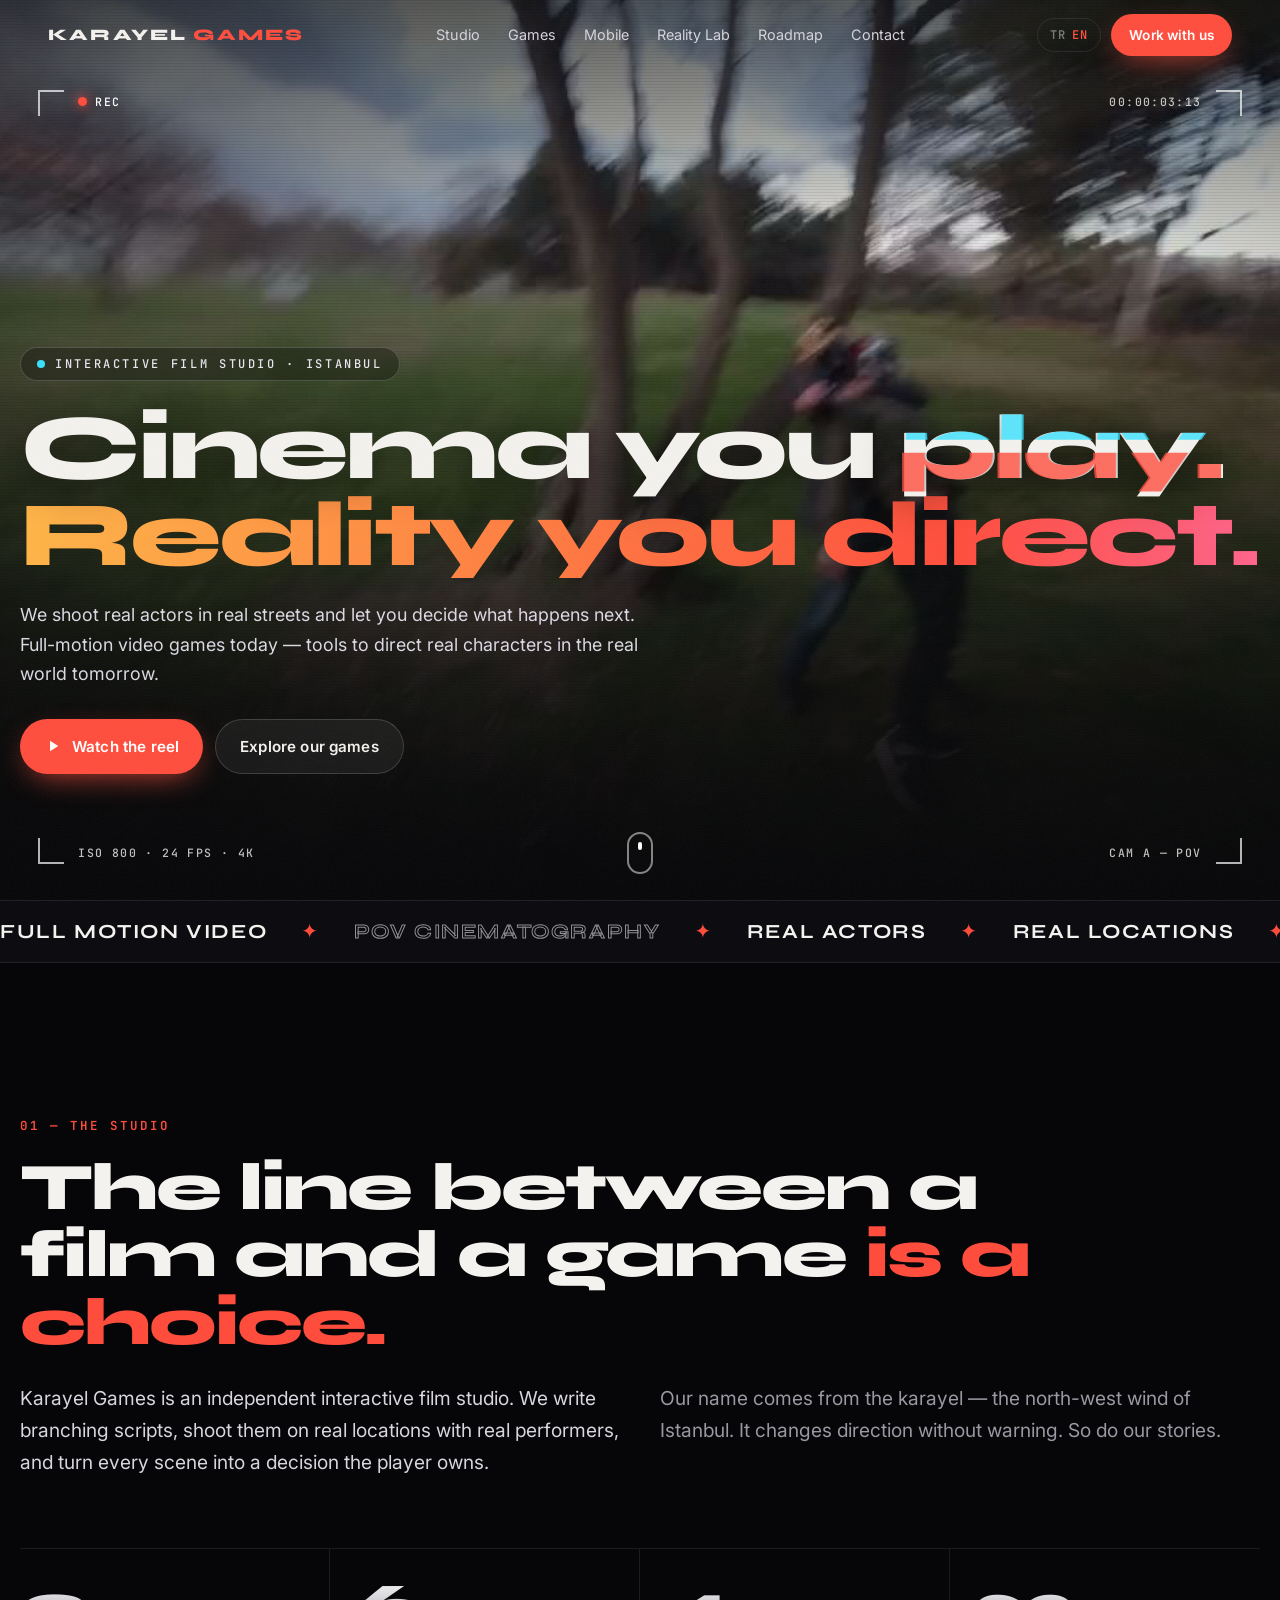
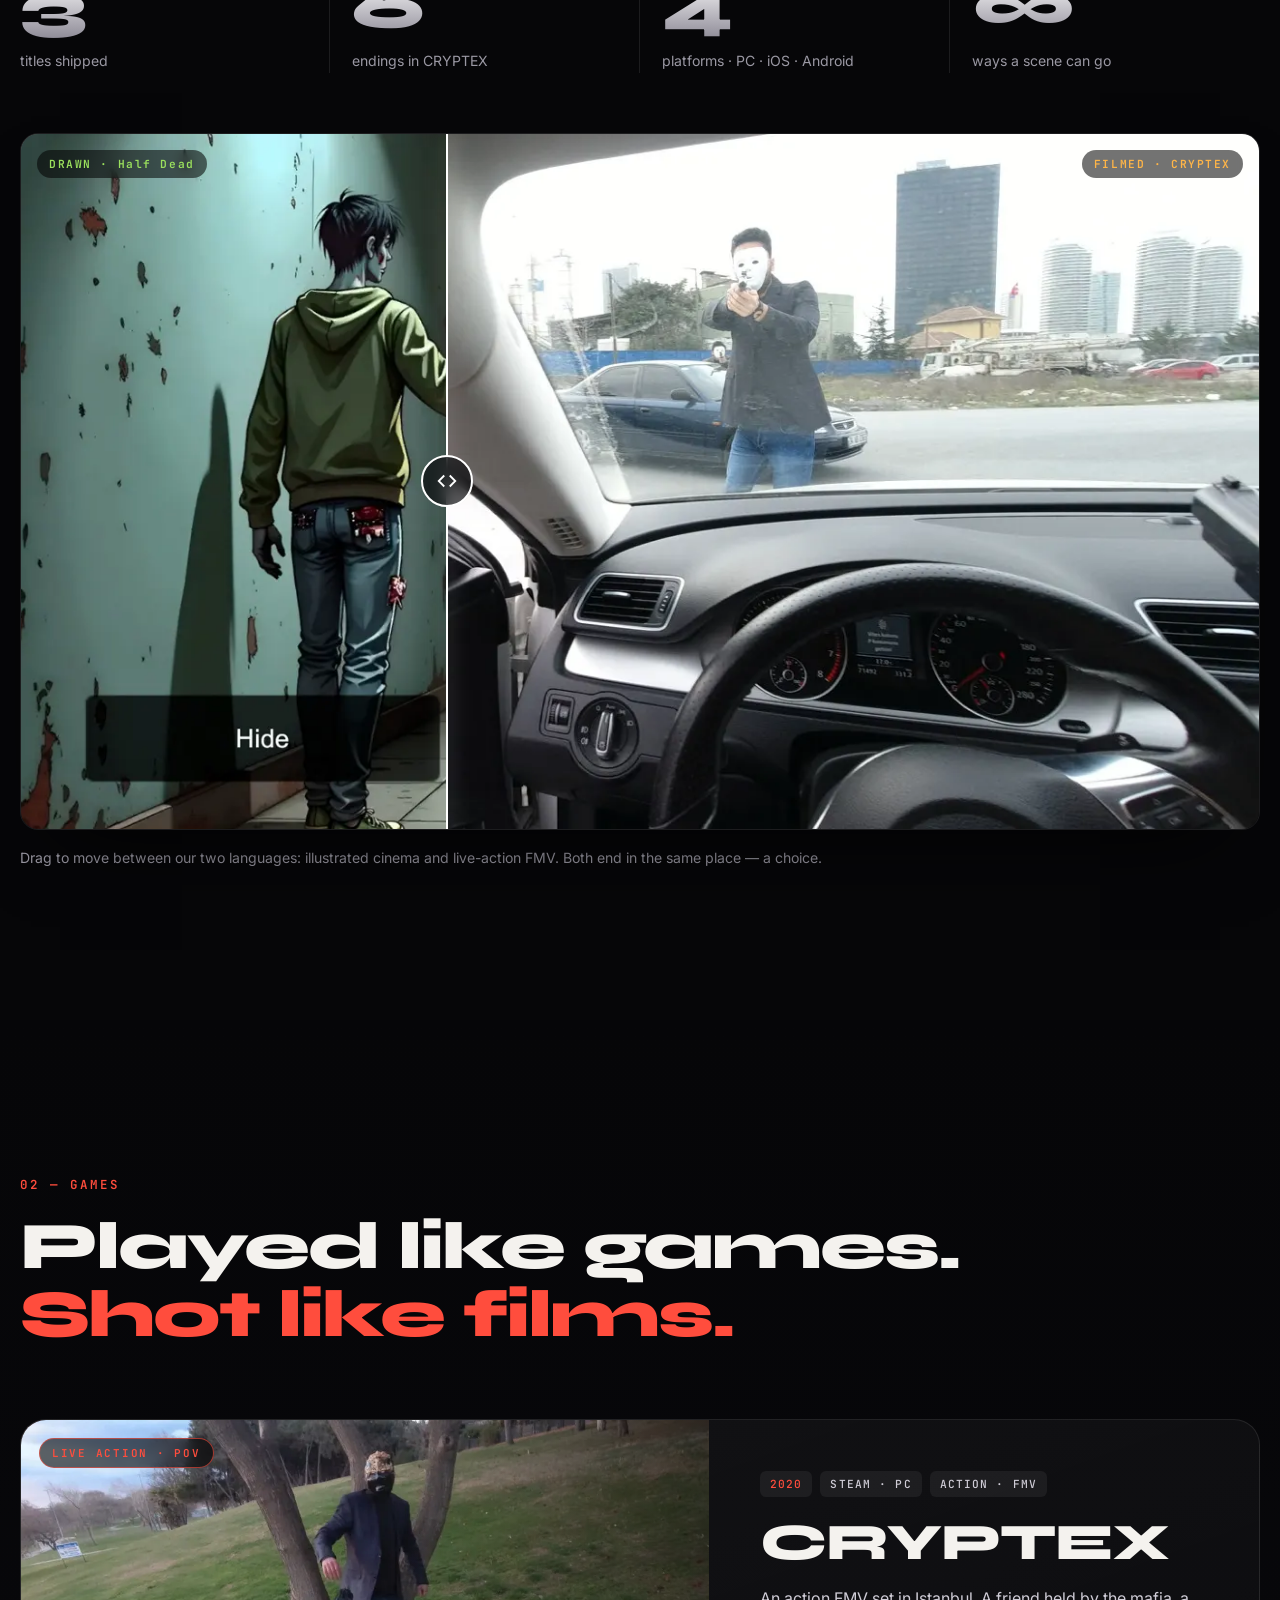
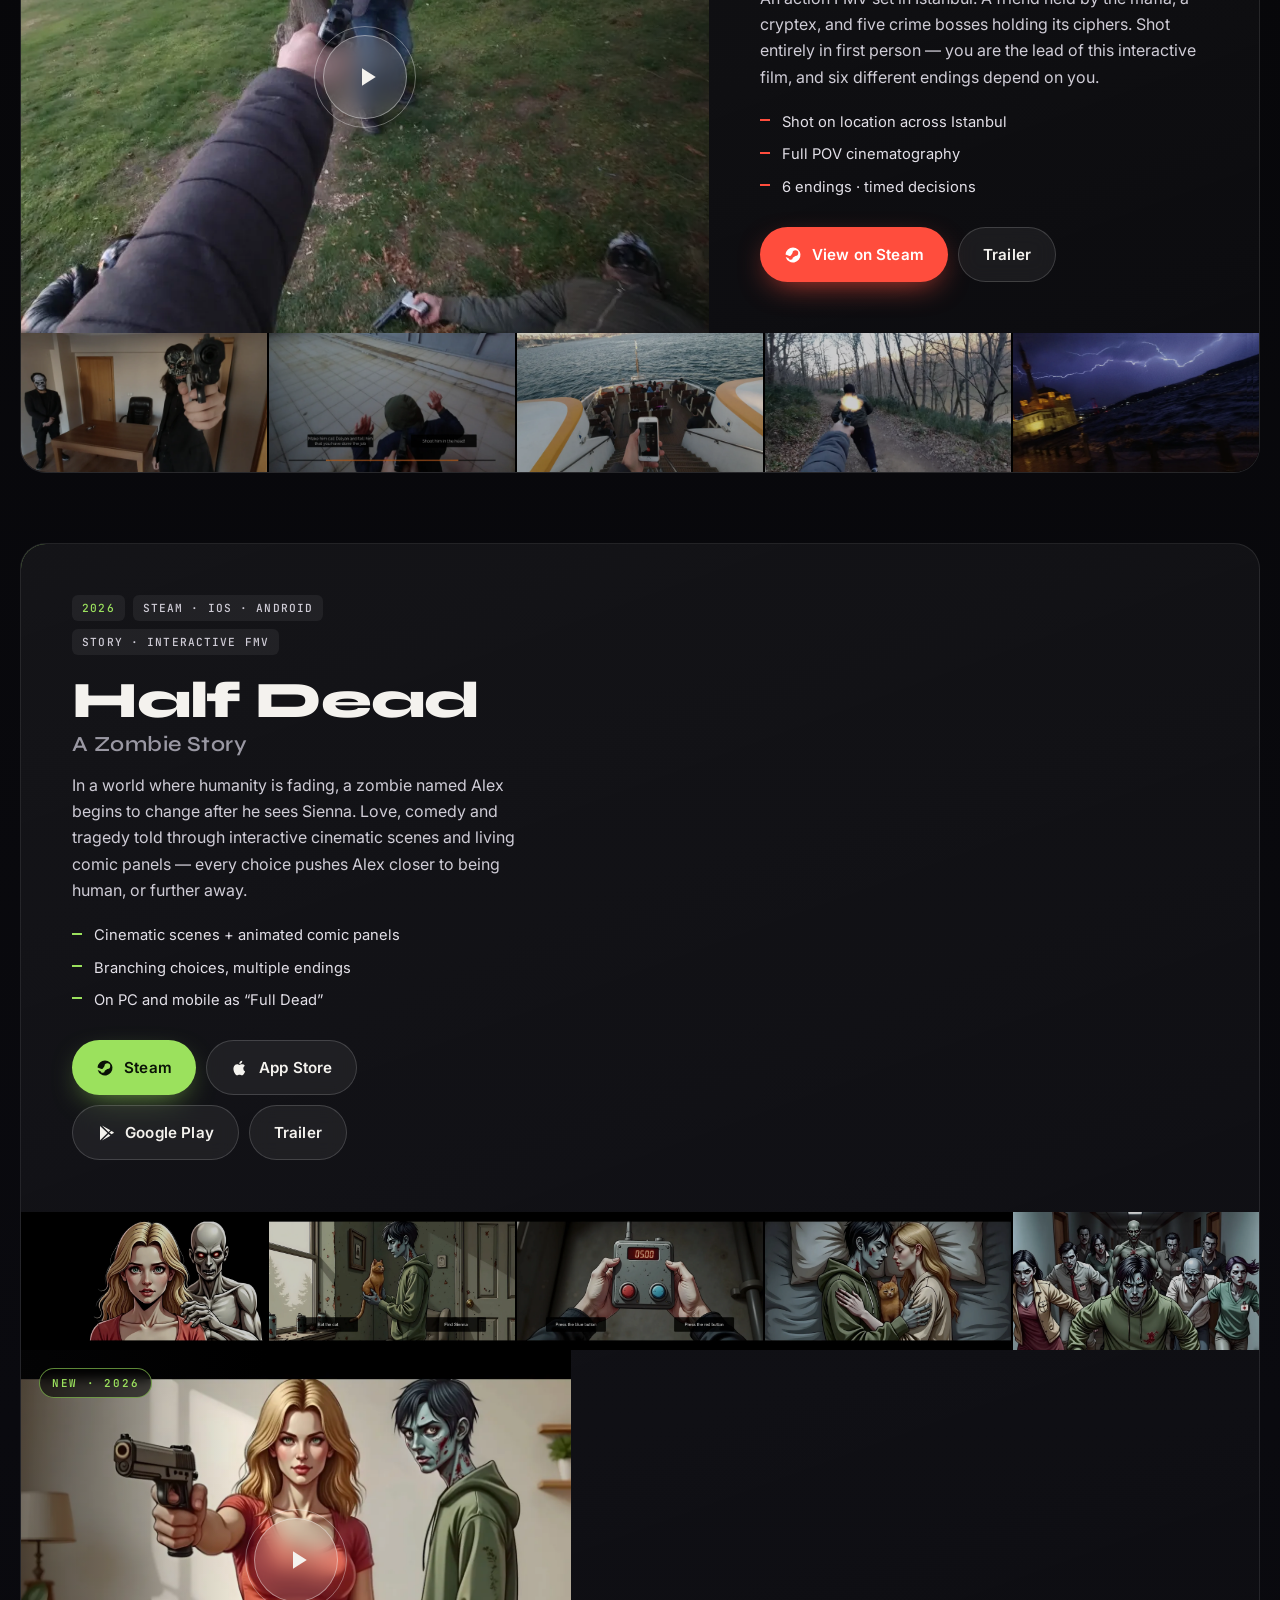
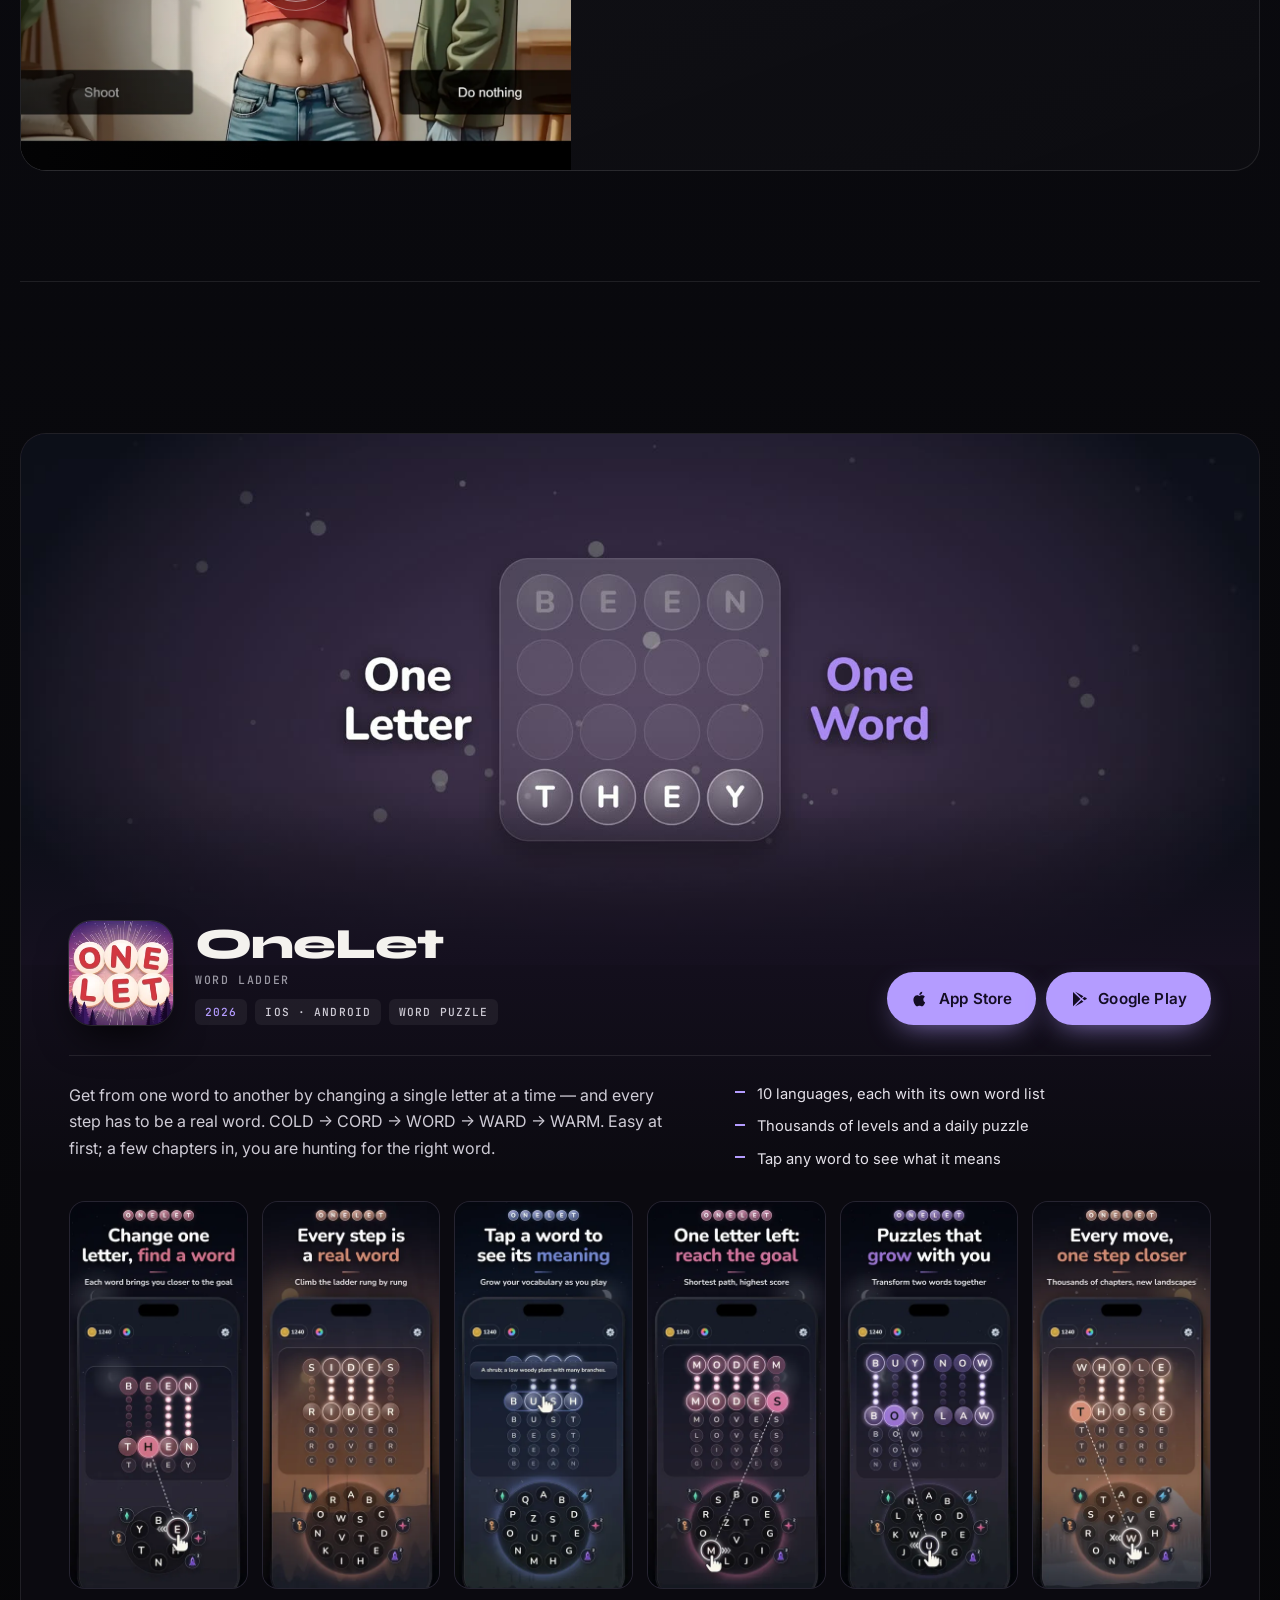
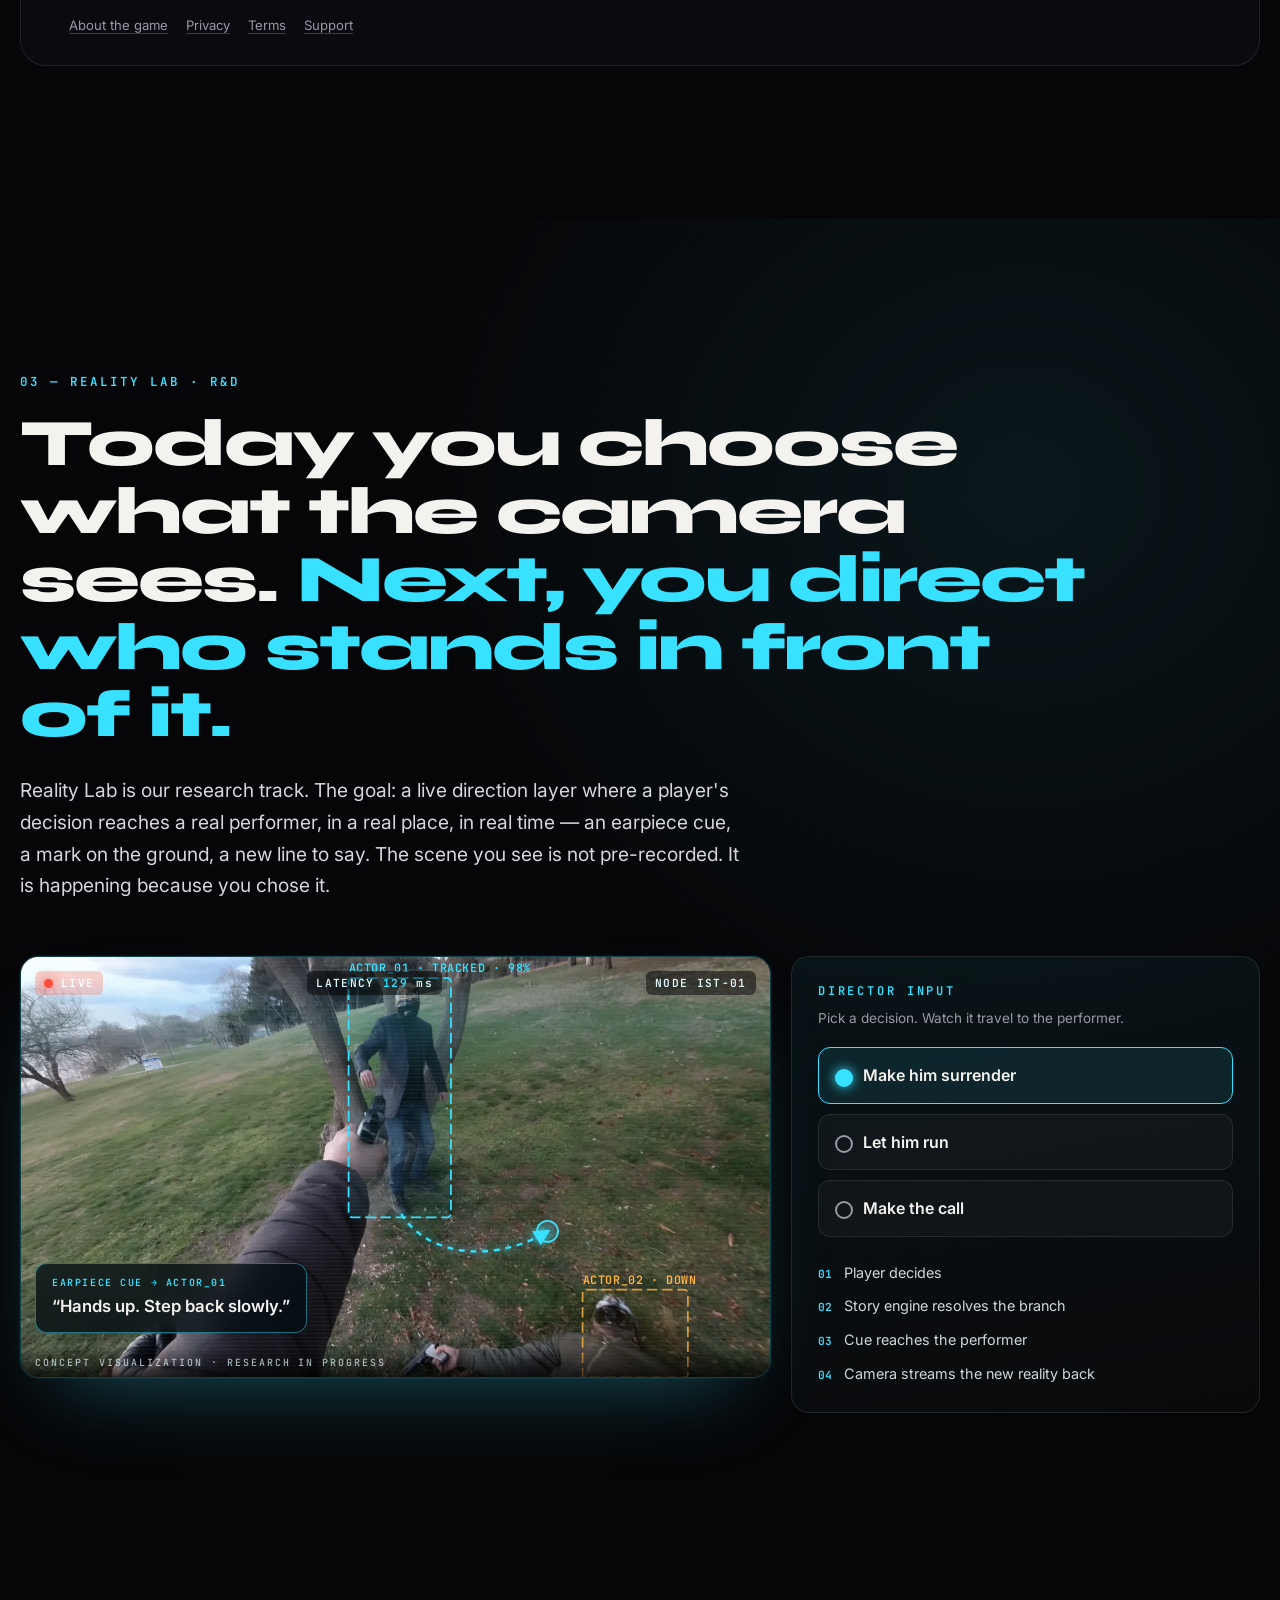
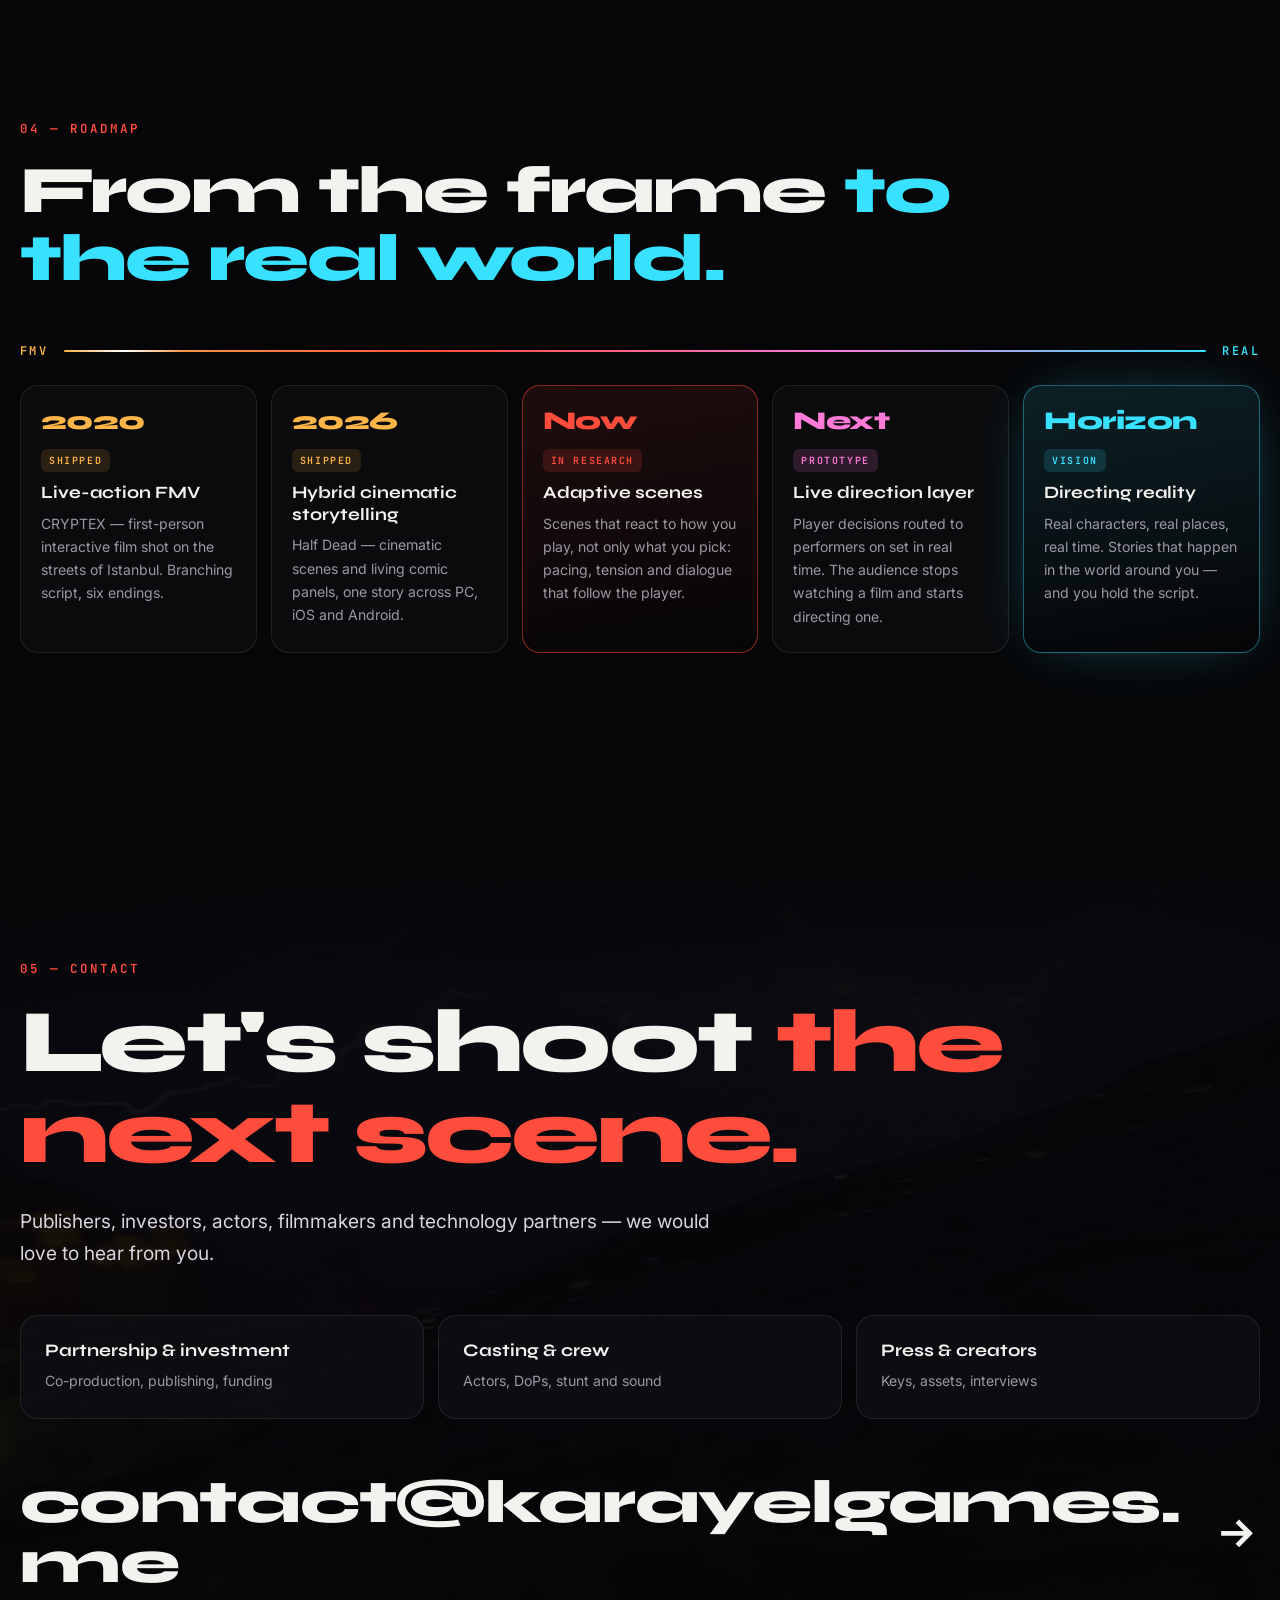
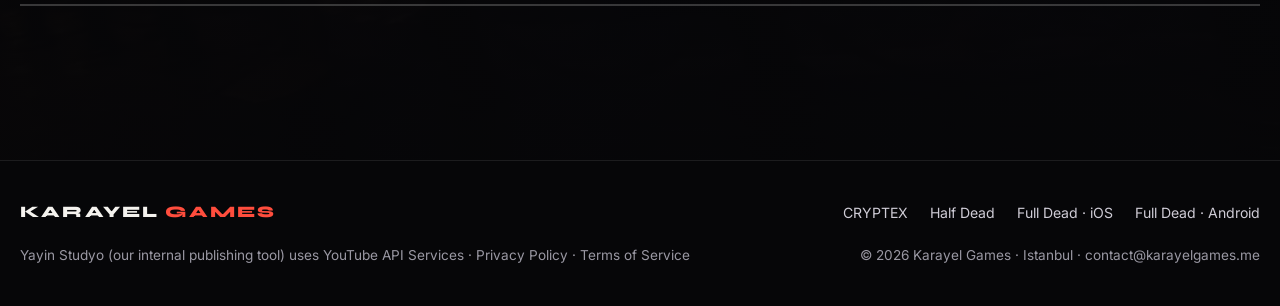
<file: index.html>
<!DOCTYPE html>
<html lang="en">
<head>
<meta charset="UTF-8">
<meta name="viewport" content="width=device-width, initial-scale=1, viewport-fit=cover">
<title>Karayel Games — Interactive Film Studio</title>
<meta name="description" content="Karayel Games is an Istanbul-based interactive film studio. We build full-motion-video games with real actors and real locations — and we are building the tools to direct real characters in the real world.">
<meta name="theme-color" content="#060608">
<meta property="og:type" content="website">
<meta property="og:title" content="Karayel Games — Cinema you play. Reality you direct.">
<meta property="og:description" content="Interactive film studio from Istanbul. FMV games with real actors, real locations and branching stories.">
<meta property="og:image" content="https://karayelgames.me/assets/img/hero-poster.jpg">
<meta property="og:url" content="https://karayelgames.me/">
<meta name="twitter:card" content="summary_large_image">
<link rel="icon" href="data:image/svg+xml,%3Csvg xmlns='http://www.w3.org/2000/svg' viewBox='0 0 64 64'%3E%3Crect width='64' height='64' rx='14' fill='%23060608'/%3E%3Cpath d='M12 17v30M12 34 27 17M17.5 28.5 28 47' stroke='%23fff' stroke-width='5.5' stroke-linecap='round' stroke-linejoin='round' fill='none'/%3E%3Cpath d='M53.3 22.4A12 12 0 1 0 56 33.5H46' stroke='%23ff4d3d' stroke-width='5.5' stroke-linecap='round' stroke-linejoin='round' fill='none'/%3E%3C/svg%3E">
<link rel="preconnect" href="https://fonts.googleapis.com">
<link rel="preconnect" href="https://fonts.gstatic.com" crossorigin>
<link href="https://fonts.googleapis.com/css2?family=Syne:wght@600;700;800&family=Inter:wght@400;500;600&family=JetBrains+Mono:wght@400;600&display=swap" rel="stylesheet">
<link rel="preload" as="image" href="assets/img/hero-poster.jpg">
<link rel="stylesheet" href="assets/site.css?v=7">
<link rel="canonical" href="https://karayelgames.me/">
<script type="application/ld+json">{"@context": "https://schema.org", "@type": "Organization", "name": "Karayel Games", "url": "https://karayelgames.me/", "logo": "https://karayelgames.me/onelet-legal/icon.png", "email": "contact@karayelgames.me"}</script>
<script type="application/ld+json">{"@context": "https://schema.org", "@type": "MobileApplication", "name": "OneLet: Word Ladder", "alternateName": "OneLet", "description": "Change one letter at a time; every step has to be a real word. A word ladder puzzle game in 10 languages with a daily puzzle.", "applicationCategory": "GameApplication", "applicationSubCategory": "Word puzzle", "operatingSystem": "iOS, Android", "url": "https://karayelgames.me/onelet/", "image": "https://karayelgames.me/onelet-legal/icon.png", "inLanguage": ["en", "tr", "de", "es", "fr", "it", "nl", "pl", "pt", "ru"], "offers": {"@type": "Offer", "price": "0", "priceCurrency": "USD"}, "author": {"@type": "Organization", "name": "Karayel Games", "url": "https://karayelgames.me/"}, "publisher": {"@type": "Organization", "name": "Karayel Games", "url": "https://karayelgames.me/"}, "downloadUrl": ["https://apps.apple.com/app/id6805576358", "https://play.google.com/store/apps/details?id=com.yeb.onelet"], "sameAs": ["https://apps.apple.com/app/id6805576358", "https://play.google.com/store/apps/details?id=com.yeb.onelet"]}</script>
</head>
<body>

<div class="grain" aria-hidden="true"></div>

<!-- ===== NAV ===== -->
<header class="nav" id="nav">
  <a class="logo" href="#top" aria-label="Karayel Games">
    <span>KARAYEL<em>GAMES</em></span>
  </a>
  <nav class="links">
    <a href="#studio" data-i="nav.studio">Studio</a>
    <a href="#games" data-i="nav.games">Games</a>
    <a href="#mobile" data-i="nav.mobile">Mobile</a>
    <a href="#lab" data-i="nav.lab">Reality Lab</a>
    <a href="#roadmap" data-i="nav.road">Roadmap</a>
    <a href="#contact" data-i="nav.contact">Contact</a>
  </nav>
  <div class="nav-r">
    <button class="lang" id="lang" aria-label="Language / Dil"><i>TR</i><b>EN</b></button>
    <a class="btn btn-sm btn-red" href="mailto:contact@karayelgames.me" target="_blank" rel="noopener" data-i="nav.cta">Work with us</a>
    <button class="burger" id="burger" aria-label="Menu"><i></i><i></i></button>
  </div>
</header>

<!-- ===== HERO ===== -->
<section class="hero" id="top">
  <video class="hero-video" id="heroVideo" autoplay muted loop playsinline preload="auto" poster="assets/img/hero-poster.jpg">
    <source src="assets/video/hero.mp4" type="video/mp4">
  </video>
  <div class="hero-shade"></div>
  <div class="scan" aria-hidden="true"></div>

  <!-- camera HUD -->
  <div class="hud" aria-hidden="true">
    <span class="hud-c tl"></span><span class="hud-c tr"></span><span class="hud-c bl"></span><span class="hud-c br"></span>
    <div class="hud-top"><span class="rec"><b></b>REC</span><span id="tc">00:00:00:00</span></div>
    <div class="hud-bot"><span>ISO 800 · 24 FPS · 4K</span><span>CAM A — POV</span></div>
  </div>

  <div class="hero-in">
    <div class="eyebrow reveal"><span class="pulse"></span><span data-i="hero.eye">Interactive Film Studio · Istanbul</span></div>
    <h1 class="hero-h reveal">
      <span class="line"><span data-i="hero.h1">Cinema you</span> <span class="glitch" data-text="play." data-i="hero.w">play.</span></span>
      <span class="line grad"><span data-i="hero.h2">Reality you direct.</span></span>
    </h1>
    <p class="hero-p reveal" data-i="hero.p">We shoot real actors in real streets and let you decide what happens next. Full-motion video games today — tools to direct real characters in the real world tomorrow.</p>
    <div class="hero-cta reveal">
      <button class="btn btn-red" data-video="assets/video/cryptex-trailer.mp4" data-title="CRYPTEX — Trailer"><svg viewBox="0 0 24 24"><path d="M8 5v14l11-7z"/></svg><span data-i="hero.reel">Watch the reel</span></button>
      <a class="btn btn-ghost" href="#games" data-i="hero.games">Explore our games</a>
    </div>
  </div>

  <a class="scroll-cue" href="#studio" aria-label="Scroll"><span></span></a>
</section>

<!-- ===== TICKER ===== -->
<div class="ticker" aria-hidden="true">
  <div class="ticker-t">
    <span>FULL MOTION VIDEO</span><i>✦</i><span>POV CINEMATOGRAPHY</span><i>✦</i><span>REAL ACTORS</span><i>✦</i><span>REAL LOCATIONS</span><i>✦</i><span>BRANCHING STORY</span><i>✦</i><span>MULTIPLE ENDINGS</span><i>✦</i><span>LIVE DIRECTION</span><i>✦</i>
    <span>FULL MOTION VIDEO</span><i>✦</i><span>POV CINEMATOGRAPHY</span><i>✦</i><span>REAL ACTORS</span><i>✦</i><span>REAL LOCATIONS</span><i>✦</i><span>BRANCHING STORY</span><i>✦</i><span>MULTIPLE ENDINGS</span><i>✦</i><span>LIVE DIRECTION</span><i>✦</i>
  </div>
</div>

<!-- ===== STUDIO / MANIFESTO ===== -->
<section class="sec studio" id="studio">
  <div class="wrap">
    <div class="kicker reveal">01 — <span data-i="st.k">The studio</span></div>
    <h2 class="h2 reveal"><span data-i="st.h1">The line between a film and a game</span> <span class="hl" data-i="st.h2">is a choice.</span></h2>
    <div class="studio-grid">
      <p class="lead reveal" data-i="st.p1">Karayel Games is an independent interactive film studio. We write branching scripts, shoot them on real locations with real performers, and turn every scene into a decision the player owns.</p>
      <p class="lead dim reveal" data-i="st.p2">Our name comes from the karayel — the north-west wind of Istanbul. It changes direction without warning. So do our stories.</p>
    </div>

    <div class="stats">
      <div class="stat reveal"><b data-count="3">0</b><span data-i="st.s1">titles shipped</span></div>
      <div class="stat reveal"><b data-count="6">0</b><span data-i="st.s2">endings in CRYPTEX</span></div>
      <div class="stat reveal"><b data-count="4">0</b><span data-i="st.s3">platforms · PC · iOS · Android</span></div>
      <div class="stat reveal"><b>∞</b><span data-i="st.s4">ways a scene can go</span></div>
    </div>

    <!-- Drawn ↔ Filmed comparison -->
    <div class="compare reveal" id="compare" aria-label="Drawn versus filmed">
      <img src="assets/img/cx_5.webp" alt="CRYPTEX — live-action POV scene" loading="lazy">
      <div class="compare-top"><img src="assets/img/hd_10.webp" alt="Half Dead — illustrated cinematic scene" loading="lazy"></div>
      <div class="compare-bar"><span><svg viewBox="0 0 24 24"><path d="M9 6l-6 6 6 6M15 6l6 6-6 6"/></svg></span></div>
      <em class="tag tag-l" data-i="cmp.l">DRAWN · Half Dead</em>
      <em class="tag tag-r" data-i="cmp.r">FILMED · CRYPTEX</em>
    </div>
    <p class="cap reveal" data-i="cmp.cap">Drag to move between our two languages: illustrated cinema and live-action FMV. Both end in the same place — a choice.</p>
  </div>
</section>

<!-- ===== GAMES ===== -->
<section class="sec games" id="games">
  <div class="wrap">
    <div class="kicker reveal">02 — <span data-i="g.k">Games</span></div>
    <h2 class="h2 reveal"><span data-i="g.h">Played like games.</span> <span class="hl" data-i="g.h2">Shot like films.</span></h2>

    <!-- CRYPTEX -->
    <article class="game reveal" style="--acc:#ff4d3d">
      <div class="game-media" data-hover-video>
        <img src="assets/img/cx_12.webp" alt="CRYPTEX gameplay" loading="lazy">
        <video muted loop playsinline preload="none" data-src="assets/video/cryptex-loop.mp4"></video>
        <div class="game-badge">LIVE ACTION · POV</div>
        <button class="play" data-video="assets/video/cryptex-trailer.mp4" data-title="CRYPTEX — Trailer" aria-label="Play trailer"><svg viewBox="0 0 24 24"><path d="M8 5v14l11-7z"/></svg></button>
      </div>
      <div class="game-body">
        <div class="meta"><span>2020</span><span>Steam · PC</span><span data-i="g.cx.genre">Action · FMV</span></div>
        <h3>CRYPTEX</h3>
        <p data-i="g.cx.p">An action FMV set in Istanbul. A friend held by the mafia, a cryptex, and five crime bosses holding its ciphers. Shot entirely in first person — you are the lead of this interactive film, and six different endings depend on you.</p>
        <ul class="feat">
          <li data-i="g.cx.f1">Shot on location across Istanbul</li>
          <li data-i="g.cx.f2">Full POV cinematography</li>
          <li data-i="g.cx.f3">6 endings · timed decisions</li>
        </ul>
        <div class="row">
          <a class="btn btn-red" href="https://store.steampowered.com/app/1378700/CRYPTEX" target="_blank" rel="noopener"><svg viewBox="0 0 24 24"><path d="M12 2a10 10 0 0 0-9.96 9.2l5.36 2.2a2.8 2.8 0 0 1 1.6-.5l2.4-3.46V9.4a3.8 3.8 0 1 1 3.8 3.8h-.08l-3.42 2.44a2.83 2.83 0 0 1-5.6.56L2.3 14.6A10 10 0 1 0 12 2z"/></svg><span data-i="btn.steam">View on Steam</span></a>
          <button class="btn btn-ghost" data-video="assets/video/cryptex-trailer.mp4" data-title="CRYPTEX — Trailer" data-i="btn.trailer">Trailer</button>
        </div>
      </div>
      <div class="strip">
        <img src="assets/img/cx_2.webp" alt="" loading="lazy"><img src="assets/img/cx_3.webp" alt="" loading="lazy"><img src="assets/img/cx_4.webp" alt="" loading="lazy"><img src="assets/img/cx_9.webp" alt="" loading="lazy"><img src="assets/img/cx_1.webp" alt="" loading="lazy">
      </div>
    </article>

    <!-- HALF DEAD -->
    <article class="game flip reveal" style="--acc:#9be15d">
      <div class="game-media" data-hover-video>
        <img src="assets/img/hd_2.webp" alt="Half Dead gameplay" loading="lazy">
        <video muted loop playsinline preload="none" data-src="assets/video/halfdead-loop.mp4"></video>
        <div class="game-badge">NEW · 2026</div>
        <button class="play" data-video="assets/video/halfdead-trailer.mp4" data-title="Half Dead — Official Trailer" aria-label="Play trailer"><svg viewBox="0 0 24 24"><path d="M8 5v14l11-7z"/></svg></button>
      </div>
      <div class="game-body">
        <div class="meta"><span>2026</span><span>Steam · iOS · Android</span><span data-i="g.hd.genre">Story · Interactive FMV</span></div>
        <h3>Half Dead <small>A Zombie Story</small></h3>
        <p data-i="g.hd.p">In a world where humanity is fading, a zombie named Alex begins to change after he sees Sienna. Love, comedy and tragedy told through interactive cinematic scenes and living comic panels — every choice pushes Alex closer to being human, or further away.</p>
        <ul class="feat">
          <li data-i="g.hd.f1">Cinematic scenes + animated comic panels</li>
          <li data-i="g.hd.f2">Branching choices, multiple endings</li>
          <li data-i="g.hd.f3">On PC and mobile as “Full Dead”</li>
        </ul>
        <div class="row">
          <a class="btn btn-green" href="https://store.steampowered.com/app/3698440/Half_Dead_A_Zombie_Story_Game" target="_blank" rel="noopener"><svg viewBox="0 0 24 24"><path d="M12 2a10 10 0 0 0-9.96 9.2l5.36 2.2a2.8 2.8 0 0 1 1.6-.5l2.4-3.46V9.4a3.8 3.8 0 1 1 3.8 3.8h-.08l-3.42 2.44a2.83 2.83 0 0 1-5.6.56L2.3 14.6A10 10 0 1 0 12 2z"/></svg>Steam</a>
          <a class="btn btn-ghost" href="https://apps.apple.com/app/id6762521511" target="_blank" rel="noopener"><svg viewBox="0 0 24 24"><path d="M16.4 12.6c0-2.4 2-3.6 2.1-3.7a4.5 4.5 0 0 0-3.6-1.9c-1.5-.2-3 .9-3.7.9-.8 0-2-.9-3.2-.8A4.8 4.8 0 0 0 4 9.6c-1.7 3-.4 7.4 1.2 9.8.8 1.2 1.8 2.5 3 2.4 1.2 0 1.7-.8 3.1-.8 1.5 0 1.9.8 3.2.8 1.3 0 2.2-1.2 3-2.4a10 10 0 0 0 1.3-2.8 4.3 4.3 0 0 1-2.4-4zM14 5.4A4.3 4.3 0 0 0 15 2.3a4.4 4.4 0 0 0-2.9 1.5 4.1 4.1 0 0 0-1 3 3.6 3.6 0 0 0 2.9-1.4z"/></svg>App Store</a>
          <a class="btn btn-ghost" href="https://play.google.com/store/apps/details?id=com.halfdead.game" target="_blank" rel="noopener"><svg viewBox="0 0 24 24"><path d="M4 2.5v19l10-9.5zM15.3 13.2l2.6 2.5-11.3 6.4zM15.3 10.8 6.6 1.9l11.3 6.4zM19.3 9.2l2.5 1.4c.8.5.8 1.2 0 1.7l-2.5 1.4-2.8-2.3z"/></svg>Google Play</a>
          <button class="btn btn-ghost" data-video="assets/video/halfdead-trailer.mp4" data-title="Half Dead — Official Trailer" data-i="btn.trailer">Trailer</button>
        </div>
      </div>
      <div class="strip">
        <img src="assets/img/hd_5.webp" alt="" loading="lazy"><img src="assets/img/hd_3.webp" alt="" loading="lazy"><img src="assets/img/hd_7.webp" alt="" loading="lazy"><img src="assets/img/hd_9.webp" alt="" loading="lazy"><img src="assets/img/hd_1.webp" alt="" loading="lazy">
      </div>
    </article>
    <!-- MOBILE GAMES — add new titles as another .mcard inside .mob-grid -->
    <div class="mob" id="mobile">
      <div class="mob-head reveal">
        <div class="kicker" data-i="m.k">Mobile games</div>
        <p class="mob-lead" data-i="m.lead">Short puzzles for the bus, the queue, the last ten minutes before sleep. Same studio, smaller screen.</p>
      </div>
      <div class="mob-grid">
        <article class="mcard reveal" style="--acc:#b49cff">
          <div class="mcard-hero">
            <video muted loop playsinline preload="metadata" poster="assets/img/ol_poster_en.jpg" src="assets/video/onelet-en.mp4" data-lsrc="assets/video/onelet-{l}.mp4" data-lposter="assets/img/ol_poster_{l}.jpg" data-dar-src="assets/video/onelet-dar-{l}.mp4" data-dar-poster="assets/img/ol_poster_dar_{l}.jpg" aria-label="OneLet: one letter, one word"></video>
          </div>
          <div class="mcard-body">
            <div class="mcard-top">
              <img class="mcard-icon" src="assets/img/ol_icon.webp" alt="OneLet app icon" width="88" height="88" loading="lazy">
              <div class="mcard-name">
                <h3>OneLet</h3>
                <span class="mcard-sub" data-i="m.ol.sub">Word Ladder</span>
                <div class="meta"><span>2026</span><span lang="en">iOS · Android</span><span data-i="m.ol.genre">Word puzzle</span></div>
              </div>
              <div class="row mcard-get">
                <a class="btn btn-violet" href="https://apps.apple.com/app/id6805576358" target="_blank" rel="noopener"><svg viewBox="0 0 24 24"><path d="M16.4 12.6c0-2.4 2-3.6 2.1-3.7a4.5 4.5 0 0 0-3.6-1.9c-1.5-.2-3 .9-3.7.9-.8 0-2-.9-3.2-.8A4.8 4.8 0 0 0 4 9.6c-1.7 3-.4 7.4 1.2 9.8.8 1.2 1.8 2.5 3 2.4 1.2 0 1.7-.8 3.1-.8 1.5 0 1.9.8 3.2.8 1.3 0 2.2-1.2 3-2.4a10 10 0 0 0 1.3-2.8 4.3 4.3 0 0 1-2.4-4zM14 5.4A4.3 4.3 0 0 0 15 2.3a4.4 4.4 0 0 0-2.9 1.5 4.1 4.1 0 0 0-1 3 3.6 3.6 0 0 0 2.9-1.4z"/></svg>App Store</a>
                <a class="btn btn-violet" href="https://play.google.com/store/apps/details?id=com.yeb.onelet" target="_blank" rel="noopener"><svg viewBox="0 0 24 24"><path d="M4 2.5v19l10-9.5zM15.3 13.2l2.6 2.5-11.3 6.4zM15.3 10.8 6.6 1.9l11.3 6.4zM19.3 9.2l2.5 1.4c.8.5.8 1.2 0 1.7l-2.5 1.4-2.8-2.3z"/></svg>Google Play</a>
              </div>
            </div>
            <div class="mcard-text">
              <p data-i="m.ol.p">Get from one word to another by changing a single letter at a time — and every step has to be a real word. COLD → CORD → WORD → WARD → WARM. Easy at first; a few chapters in, you are hunting for the right word.</p>
              <ul class="feat">
                <li data-i="m.ol.f1">10 languages, each with its own word list</li>
                <li data-i="m.ol.f2">Thousands of levels and a daily puzzle</li>
                <li data-i="m.ol.f3">Tap any word to see what it means</li>
              </ul>
            </div>
          </div>
          <div class="mcard-shots" tabindex="0" aria-label="OneLet screenshots">
            <img src="assets/img/ol_en_1.webp" data-lsrc="assets/img/ol_{l}_1.webp" alt="" width="360" height="782" loading="lazy">
            <img src="assets/img/ol_en_2.webp" data-lsrc="assets/img/ol_{l}_2.webp" alt="" width="360" height="782" loading="lazy">
            <img src="assets/img/ol_en_3.webp" data-lsrc="assets/img/ol_{l}_3.webp" alt="" width="360" height="782" loading="lazy">
            <img src="assets/img/ol_en_4.webp" data-lsrc="assets/img/ol_{l}_4.webp" alt="" width="360" height="782" loading="lazy">
            <img src="assets/img/ol_en_5.webp" data-lsrc="assets/img/ol_{l}_5.webp" alt="" width="360" height="782" loading="lazy">
            <img src="assets/img/ol_en_6.webp" data-lsrc="assets/img/ol_{l}_6.webp" alt="" width="360" height="782" loading="lazy">
          </div>
          <nav class="mcard-legal" aria-label="OneLet legal">
            <a href="onelet-legal/" data-i="m.more">About the game</a>
            <a href="onelet-legal/privacy.html" data-i="m.privacy">Privacy</a>
            <a href="onelet-legal/terms.html" data-i="m.terms">Terms</a>
            <a href="onelet-legal/support.html" data-i="m.support">Support</a>
          </nav>
        </article>
      </div>
    </div>
  </div>
</section>

<!-- ===== REALITY LAB ===== -->
<section class="sec lab" id="lab">
  <div class="wrap">
    <div class="kicker reveal">03 — <span data-i="lab.k">Reality Lab · R&amp;D</span></div>
    <h2 class="h2 reveal"><span data-i="lab.h1">Today you choose what the camera sees.</span> <span class="hl cyan" data-i="lab.h2">Next, you direct who stands in front of it.</span></h2>
    <p class="lead reveal" data-i="lab.p">Reality Lab is our research track. The goal: a live direction layer where a player's decision reaches a real performer, in a real place, in real time — an earpiece cue, a mark on the ground, a new line to say. The scene you see is not pre-recorded. It is happening because you chose it.</p>

    <div class="lab-demo reveal" id="labDemo">
      <div class="lab-screen">
        <img src="assets/img/cx_12.webp" alt="Concept visualization of the live direction layer over a real scene" loading="lazy">
        <svg class="lab-ov" viewBox="0 0 1280 720" preserveAspectRatio="none" aria-hidden="true">
          <defs>
            <marker id="ar" viewBox="0 0 10 10" refX="8" refY="5" markerWidth="7" markerHeight="7" orient="auto"><path d="M0 0 10 5 0 10z" fill="#38e1ff"/></marker>
          </defs>
          <g class="trk" id="trk1"><rect x="560" y="36" width="175" height="410" rx="6"/><text x="560" y="26">ACTOR_01 · TRACKED · 98%</text></g>
          <g class="trk dim" id="trk2"><rect x="960" y="570" width="180" height="150" rx="6"/><text x="960" y="560">ACTOR_02 · DOWN</text></g>
          <path class="path" id="labPath" d="M650 440 C 700 520, 820 520, 900 470" marker-end="url(#ar)"/>
          <circle class="mark" id="labMark" cx="900" cy="470" r="18"/>
        </svg>
        <div class="lab-hud">
          <span class="rec"><b></b>LIVE</span>
          <span>LATENCY <em id="lat">112</em> ms</span>
          <span>NODE IST-01</span>
        </div>
        <div class="lab-cue" id="labCue"><small data-i="lab.cueL">EARPIECE CUE → ACTOR_01</small><b id="cueText">“Hands up. Step back slowly.”</b></div>
        <div class="lab-note" data-i="lab.note">CONCEPT VISUALIZATION · RESEARCH IN PROGRESS</div>
      </div>
      <div class="lab-panel">
        <div class="lab-title" data-i="lab.pt">DIRECTOR INPUT</div>
        <p class="dim small" data-i="lab.pp">Pick a decision. Watch it travel to the performer.</p>
        <div class="choices" id="choices">
          <button class="choice on" data-cue="“Hands up. Step back slowly.”" data-path="M650 440 C 700 520, 820 520, 900 470" data-mark="900,470" data-i="lab.c1">Make him surrender</button>
          <button class="choice" data-cue="“Run for the trees — now!”" data-path="M650 440 C 560 380, 380 300, 250 200" data-mark="250,200" data-i="lab.c2">Let him run</button>
          <button class="choice" data-cue="“Kneel. Call Dalyan. Say the job is done.”" data-path="M650 440 C 640 520, 680 600, 720 610" data-mark="720,610" data-i="lab.c3">Make the call</button>
        </div>
        <p class="lab-note2" data-i="lab.note">CONCEPT VISUALIZATION · RESEARCH IN PROGRESS</p>
        <ol class="pipe">
          <li><b>01</b><span data-i="lab.s1">Player decides</span></li>
          <li><b>02</b><span data-i="lab.s2">Story engine resolves the branch</span></li>
          <li><b>03</b><span data-i="lab.s3">Cue reaches the performer</span></li>
          <li><b>04</b><span data-i="lab.s4">Camera streams the new reality back</span></li>
        </ol>
      </div>
    </div>
  </div>
</section>

<!-- ===== ROADMAP ===== -->
<section class="sec road" id="roadmap">
  <div class="wrap">
    <div class="kicker reveal">04 — <span data-i="r.k">Roadmap</span></div>
    <h2 class="h2 reveal"><span data-i="r.h1">From the frame</span> <span class="hl cyan" data-i="r.h2">to the real world.</span></h2>
    <div class="spectrum reveal" aria-hidden="true"><span>FMV</span><i></i><span>REAL</span></div>
    <div class="timeline">
      <div class="step done reveal">
        <div class="step-y">2020</div>
        <div class="step-c"><em data-i="r.shipped">Shipped</em><h4 data-i="r.1h">Live-action FMV</h4><p data-i="r.1p">CRYPTEX — first-person interactive film shot on the streets of Istanbul. Branching script, six endings.</p></div>
      </div>
      <div class="step done reveal">
        <div class="step-y">2026</div>
        <div class="step-c"><em data-i="r.shipped">Shipped</em><h4 data-i="r.2h">Hybrid cinematic storytelling</h4><p data-i="r.2p">Half Dead — cinematic scenes and living comic panels, one story across PC, iOS and Android.</p></div>
      </div>
      <div class="step now reveal">
        <div class="step-y" data-i="r.now">Now</div>
        <div class="step-c"><em data-i="r.research">In research</em><h4 data-i="r.3h">Adaptive scenes</h4><p data-i="r.3p">Scenes that react to how you play, not only what you pick: pacing, tension and dialogue that follow the player.</p></div>
      </div>
      <div class="step next reveal">
        <div class="step-y" data-i="r.next">Next</div>
        <div class="step-c"><em data-i="r.proto">Prototype</em><h4 data-i="r.4h">Live direction layer</h4><p data-i="r.4p">Player decisions routed to performers on set in real time. The audience stops watching a film and starts directing one.</p></div>
      </div>
      <div class="step far reveal">
        <div class="step-y" data-i="r.hor">Horizon</div>
        <div class="step-c"><em data-i="r.vision">Vision</em><h4 data-i="r.5h">Directing reality</h4><p data-i="r.5p">Real characters, real places, real time. Stories that happen in the world around you — and you hold the script.</p></div>
      </div>
    </div>
  </div>
</section>

<!-- ===== CONTACT ===== -->
<section class="sec contact" id="contact">
  <img class="contact-bg" src="assets/img/cx_1.webp" alt="" loading="lazy">
  <div class="contact-in wrap">
    <div class="kicker reveal">05 — <span data-i="c.k">Contact</span></div>
    <h2 class="h2 big reveal"><span data-i="c.h1">Let's shoot</span> <span class="hl" data-i="c.h2">the next scene.</span></h2>
    <p class="lead reveal" data-i="c.p">Publishers, investors, actors, filmmakers and technology partners — we would love to hear from you.</p>
    <div class="cards">
      <a class="ccard reveal" href="mailto:contact@karayelgames.me?subject=Partnership" target="_blank" rel="noopener"><b data-i="c.a">Partnership &amp; investment</b><span data-i="c.ad">Co-production, publishing, funding</span></a>
      <a class="ccard reveal" href="mailto:contact@karayelgames.me?subject=Casting" target="_blank" rel="noopener"><b data-i="c.b">Casting &amp; crew</b><span data-i="c.bd">Actors, DoPs, stunt and sound</span></a>
      <a class="ccard reveal" href="mailto:contact@karayelgames.me?subject=Press" target="_blank" rel="noopener"><b data-i="c.c">Press &amp; creators</b><span data-i="c.cd">Keys, assets, interviews</span></a>
    </div>
    <a class="mail reveal" href="mailto:contact@karayelgames.me" target="_blank" rel="noopener">contact@karayelgames.me<svg viewBox="0 0 24 24"><path d="M5 12h14M13 6l6 6-6 6"/></svg></a>
  </div>
</section>

<footer class="foot">
  <div class="wrap foot-in">
    <a class="logo" href="#top"><span>KARAYEL<em>GAMES</em></span></a>
    <div class="foot-l">
      <a href="https://store.steampowered.com/app/1378700/CRYPTEX" target="_blank" rel="noopener">CRYPTEX</a>
      <a href="https://store.steampowered.com/app/3698440/Half_Dead_A_Zombie_Story_Game" target="_blank" rel="noopener">Half Dead</a>
      <a href="https://apps.apple.com/app/id6762521511" target="_blank" rel="noopener">Full Dead · iOS</a>
      <a href="https://play.google.com/store/apps/details?id=com.halfdead.game" target="_blank" rel="noopener">Full Dead · Android</a>
    </div>
    <p class="dim small">Yayin Studyo (our internal publishing tool) uses YouTube API Services · <a href="creator-studio/privacy.html">Privacy Policy</a> · <a href="creator-studio/terms.html">Terms of Service</a></p>
    <p class="dim small">© <span id="yr">2026</span> Karayel Games · Istanbul · <a href="mailto:contact@karayelgames.me" target="_blank" rel="noopener">contact@karayelgames.me</a></p>
  </div>
</footer>

<!-- video modal -->
<div class="modal" id="modal" aria-hidden="true">
  <div class="modal-in">
    <div class="modal-h"><span id="modalTitle"></span><button id="modalX" aria-label="Close">✕</button></div>
    <video id="modalVideo" controls playsinline preload="none"></video>
  </div>
</div>

<script src="assets/site.js?v=7" defer></script>
</body>
</html>
</file>
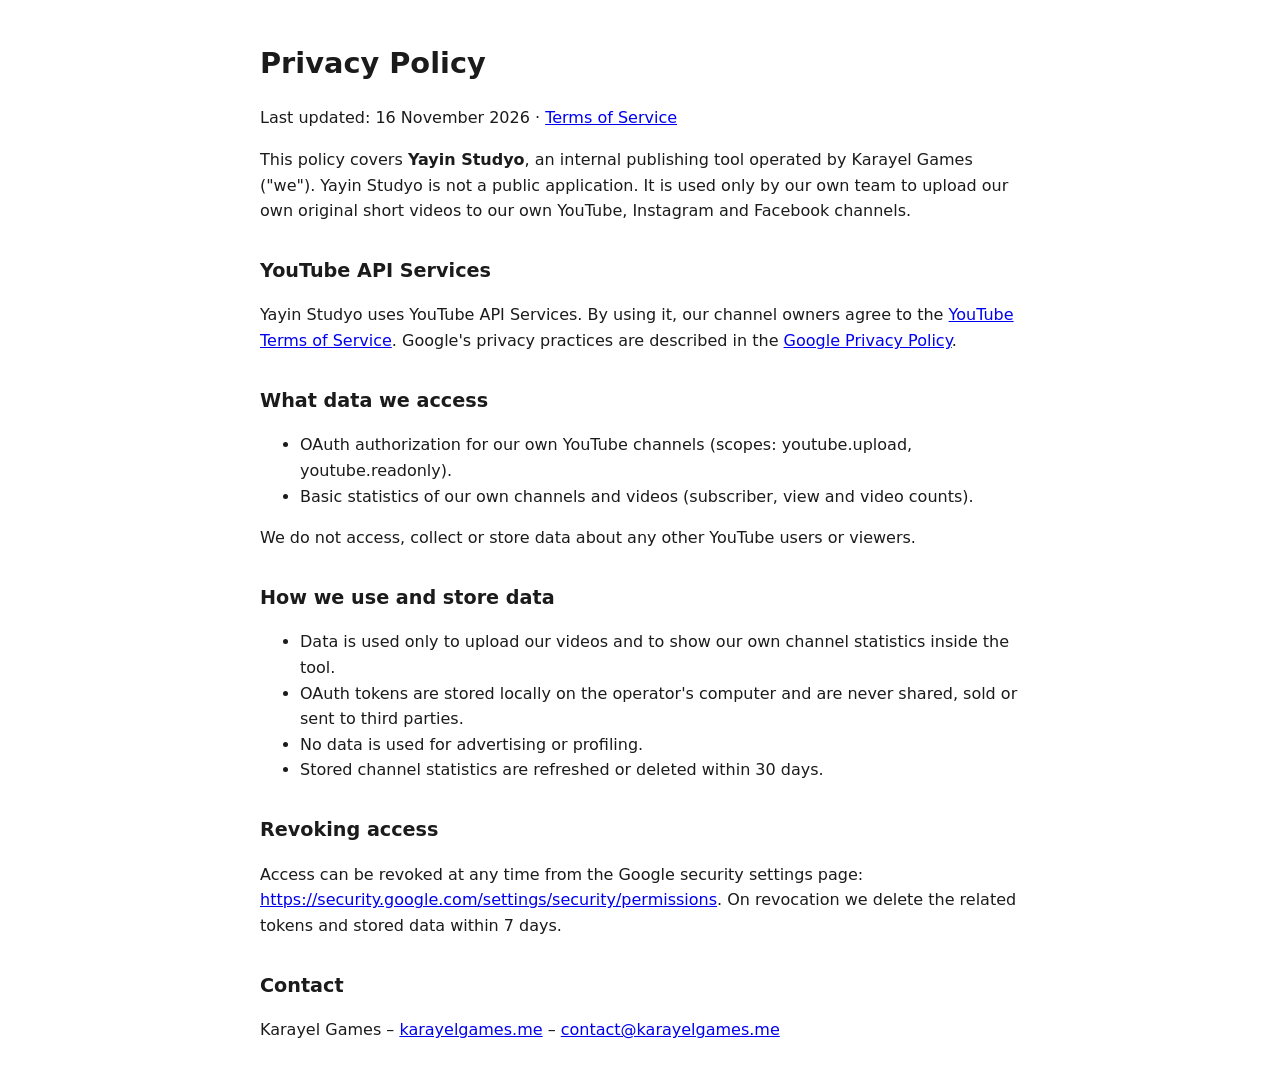
<file: creator-studio/privacy.html>
<!doctype html>
<html lang="en">
<head>
<meta charset="utf-8">
<meta name="viewport" content="width=device-width, initial-scale=1">
<title>Privacy Policy – Karayel Games / Yayin Studyo</title>
<style>
body{font-family:system-ui,-apple-system,Segoe UI,Roboto,sans-serif;max-width:760px;margin:40px auto;padding:0 16px;line-height:1.6;color:#1b1b1b;background:#fff}
h1{font-size:1.8rem}h2{font-size:1.2rem;margin-top:2rem}
</style>
</head>
<body>
<h1>Privacy Policy</h1>
<p>Last updated: 16 November 2026 · <a href="terms.html">Terms of Service</a></p>
<p>This policy covers <strong>Yayin Studyo</strong>, an internal publishing tool operated by Karayel Games ("we"). Yayin Studyo is not a public application. It is used only by our own team to upload our own original short videos to our own YouTube, Instagram and Facebook channels.</p>

<h2>YouTube API Services</h2>
<p>Yayin Studyo uses YouTube API Services. By using it, our channel owners agree to the <a href="https://www.youtube.com/t/terms">YouTube Terms of Service</a>. Google's privacy practices are described in the <a href="https://policies.google.com/privacy">Google Privacy Policy</a>.</p>

<h2>What data we access</h2>
<ul>
<li>OAuth authorization for our own YouTube channels (scopes: youtube.upload, youtube.readonly).</li>
<li>Basic statistics of our own channels and videos (subscriber, view and video counts).</li>
</ul>
<p>We do not access, collect or store data about any other YouTube users or viewers.</p>

<h2>How we use and store data</h2>
<ul>
<li>Data is used only to upload our videos and to show our own channel statistics inside the tool.</li>
<li>OAuth tokens are stored locally on the operator's computer and are never shared, sold or sent to third parties.</li>
<li>No data is used for advertising or profiling.</li>
<li>Stored channel statistics are refreshed or deleted within 30 days.</li>
</ul>

<h2>Revoking access</h2>
<p>Access can be revoked at any time from the Google security settings page: <a href="https://security.google.com/settings/security/permissions">https://security.google.com/settings/security/permissions</a>. On revocation we delete the related tokens and stored data within 7 days.</p>

<h2>Contact</h2>
<p>Karayel Games – <a href="https://karayelgames.me">karayelgames.me</a> – <a href="mailto:contact@karayelgames.me">contact@karayelgames.me</a></p>
</body>
</html>
</file>
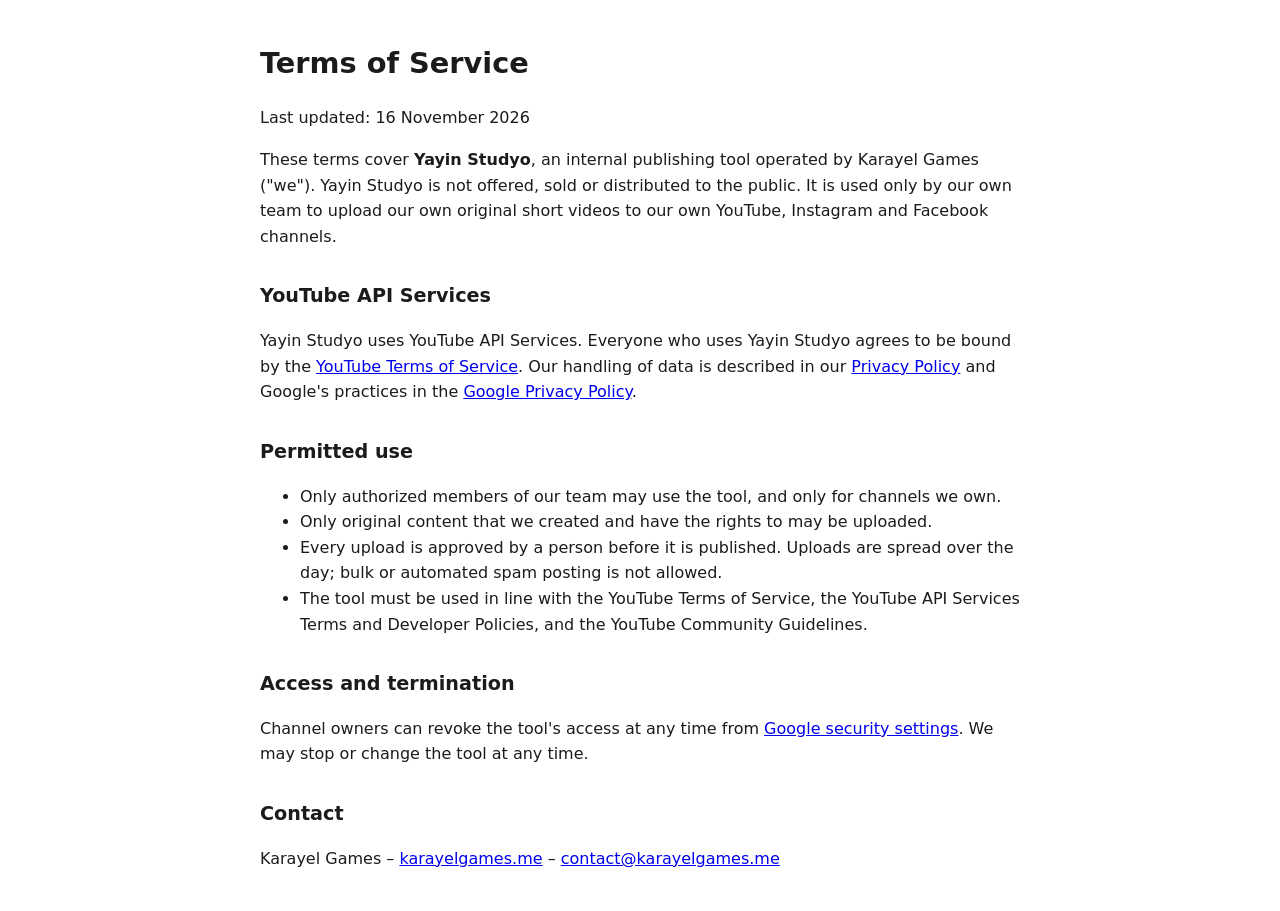
<file: creator-studio/terms.html>
<!doctype html>
<html lang="en">
<head>
<meta charset="utf-8">
<meta name="viewport" content="width=device-width, initial-scale=1">
<title>Terms of Service – Karayel Games / Yayin Studyo</title>
<style>
body{font-family:system-ui,-apple-system,Segoe UI,Roboto,sans-serif;max-width:760px;margin:40px auto;padding:0 16px;line-height:1.6;color:#1b1b1b;background:#fff}
h1{font-size:1.8rem}h2{font-size:1.2rem;margin-top:2rem}
</style>
</head>
<body>
<h1>Terms of Service</h1>
<p>Last updated: 16 November 2026</p>
<p>These terms cover <strong>Yayin Studyo</strong>, an internal publishing tool operated by Karayel Games ("we"). Yayin Studyo is not offered, sold or distributed to the public. It is used only by our own team to upload our own original short videos to our own YouTube, Instagram and Facebook channels.</p>

<h2>YouTube API Services</h2>
<p>Yayin Studyo uses YouTube API Services. Everyone who uses Yayin Studyo agrees to be bound by the <a href="https://www.youtube.com/t/terms">YouTube Terms of Service</a>. Our handling of data is described in our <a href="privacy.html">Privacy Policy</a> and Google's practices in the <a href="https://policies.google.com/privacy">Google Privacy Policy</a>.</p>

<h2>Permitted use</h2>
<ul>
<li>Only authorized members of our team may use the tool, and only for channels we own.</li>
<li>Only original content that we created and have the rights to may be uploaded.</li>
<li>Every upload is approved by a person before it is published. Uploads are spread over the day; bulk or automated spam posting is not allowed.</li>
<li>The tool must be used in line with the YouTube Terms of Service, the YouTube API Services Terms and Developer Policies, and the YouTube Community Guidelines.</li>
</ul>

<h2>Access and termination</h2>
<p>Channel owners can revoke the tool's access at any time from <a href="https://security.google.com/settings/security/permissions">Google security settings</a>. We may stop or change the tool at any time.</p>

<h2>Contact</h2>
<p>Karayel Games – <a href="https://karayelgames.me">karayelgames.me</a> – <a href="mailto:contact@karayelgames.me">contact@karayelgames.me</a></p>
</body>
</html>
</file>
<file: assets/site.css>
:root {
  --bg: #060608;
  --bg2: #0c0c11;
  --ink: #f4f2ee;
  --dim: #9a98a3;
  --line: rgba(255, 255, 255, .09);
  --red: #ff4d3d;
  --amber: #ffb547;
  --cyan: #38e1ff;
  --green: #9be15d;
  --r: 18px;
  --ease: cubic-bezier(.16, 1, .3, 1);
  --disp: "Syne", system-ui, sans-serif;
  --body: "Inter", system-ui, -apple-system, "Segoe UI", sans-serif;
  --mono: "JetBrains Mono", ui-monospace, monospace;
}
* { box-sizing: border-box; margin: 0; padding: 0; }
html { scroll-behavior: smooth; -webkit-text-size-adjust: 100%; }
body { background: var(--bg); color: var(--ink); font: 400 16px/1.65 var(--body); overflow-x: clip; -webkit-font-smoothing: antialiased; }
img, video { display: block; max-width: 100%; }
a { color: inherit; text-decoration: none; }
button { font: inherit; color: inherit; background: none; border: 0; cursor: pointer; }
svg { fill: currentColor; }
.wrap { width: min(1240px, 100% - 32px); margin: 0 auto; }
.dim { color: var(--dim); }
.small { font-size: .85rem; }

/* film grain over everything */
.grain { position: fixed; inset: 0; z-index: 90; pointer-events: none; opacity: .05;
  background-image: url("data:image/svg+xml,%3Csvg xmlns='http://www.w3.org/2000/svg' width='160' height='160'%3E%3Cfilter id='n'%3E%3CfeTurbulence type='fractalNoise' baseFrequency='.85' numOctaves='3' stitchTiles='stitch'/%3E%3C/filter%3E%3Crect width='100%25' height='100%25' filter='url(%23n)'/%3E%3C/svg%3E");
}
@keyframes grain { 0%{transform:translate(0,0)} 20%{transform:translate(-4%,3%)} 40%{transform:translate(3%,-5%)} 60%{transform:translate(-6%,-2%)} 80%{transform:translate(5%,4%)} 100%{transform:translate(0,0)} }

/* ---------- buttons ---------- */
.btn { display: inline-flex; align-items: center; gap: 10px; padding: 14px 24px; border-radius: 999px; font-weight: 600; font-size: .95rem; letter-spacing: .01em;
  transition: transform .4s var(--ease), box-shadow .4s var(--ease), background .3s; white-space: nowrap; position: relative; isolation: isolate; }
.btn svg { width: 18px; height: 18px; flex: none; }
.btn-red { background: var(--red); color: #fff; box-shadow: 0 10px 30px -10px rgba(255, 77, 61, .8); }
.btn-red:hover { transform: translateY(-2px); box-shadow: 0 16px 40px -10px rgba(255, 77, 61, 1); }
.btn-green { background: var(--green); color: #0a1206; box-shadow: 0 10px 30px -12px rgba(155, 225, 93, .8); }
.btn-green:hover { transform: translateY(-2px); }
.btn-ghost { background: rgba(255, 255, 255, .06); border: 1px solid rgba(255, 255, 255, .16); backdrop-filter: blur(10px); -webkit-backdrop-filter: blur(10px); }
.btn-ghost:hover { background: rgba(255, 255, 255, .12); transform: translateY(-2px); }
.btn-sm { padding: 10px 18px; font-size: .85rem; }

/* ---------- nav ---------- */
.nav { position: fixed; top: 0; left: 0; right: 0; z-index: 60; display: flex; align-items: center; justify-content: space-between; gap: 24px;
  padding: calc(14px + env(safe-area-inset-top)) clamp(16px, 4vw, 48px) 14px; transition: background .4s, backdrop-filter .4s, padding .4s; }
.nav.solid { background: rgba(6, 6, 8, .92); border-bottom: 1px solid var(--line); }
.logo { display: inline-flex; align-items: center; gap: 10px; font: 800 1rem/1 var(--disp); letter-spacing: .14em; }
.logo em { font-style: normal; color: var(--red); margin-left: .35em; }
.links { display: flex; gap: 28px; white-space: nowrap; font-size: .9rem; color: #d6d4dd; }
.links a { position: relative; padding: 6px 0; }
.links a::after { content: ""; position: absolute; left: 0; right: 0; bottom: 0; height: 1px; background: var(--red); transform: scaleX(0); transform-origin: right; transition: transform .5s var(--ease); }
.links a:hover::after { transform: scaleX(1); transform-origin: left; }
.nav-r { display: flex; align-items: center; gap: 10px; }
.lang { font: 600 .75rem var(--mono); letter-spacing: .1em; padding: 8px 12px; border: 1px solid var(--line); border-radius: 999px; }
.lang:hover { border-color: rgba(255,255,255,.35); }
.burger { display: none; width: 42px; height: 42px; border-radius: 50%; border: 1px solid var(--line); position: relative; }
.burger i { position: absolute; left: 12px; right: 12px; height: 2px; background: var(--ink); transition: transform .4s var(--ease), top .4s var(--ease); }
.burger i:first-child { top: 16px; } .burger i:last-child { top: 24px; }
.nav.open .burger i:first-child { top: 20px; transform: rotate(45deg); }
.nav.open .burger i:last-child { top: 20px; transform: rotate(-45deg); }

/* ---------- hero ---------- */
.hero { position: relative; min-height: 100svh; display: flex; align-items: flex-end; overflow: hidden; }
.hero-video { position: absolute; inset: 0; width: 100%; height: 100%; object-fit: cover; transform: scale(1.04); }
@keyframes drift { to { transform: scale(1.14) translate(-1.5%, -1%); } }
.hero-shade { position: absolute; inset: 0;
  background: radial-gradient(120% 80% at 70% 30%, transparent 0%, rgba(6,6,8,.35) 55%, rgba(6,6,8,.92) 100%),
              linear-gradient(180deg, rgba(6,6,8,.55) 0%, transparent 30%, rgba(6,6,8,.2) 55%, var(--bg) 100%); }
.scan { position: absolute; inset: 0; pointer-events: none; opacity: .25;
  background: repeating-linear-gradient(180deg, rgba(0,0,0,.3) 0 1px, transparent 1px 3px); }
.hud { position: absolute; inset: clamp(76px, 10vh, 100px) clamp(16px, 3vw, 40px) clamp(20px, 4vh, 40px); pointer-events: none; font: 500 .72rem var(--mono); letter-spacing: .12em; color: rgba(255,255,255,.75); }
.hud-c { position: absolute; width: 26px; height: 26px; border: 2px solid rgba(255,255,255,.7); }
.hud-c.tl { top: 0; left: 0; border-right: 0; border-bottom: 0; } .hud-c.tr { top: 0; right: 0; border-left: 0; border-bottom: 0; }
.hud-c.bl { bottom: 0; left: 0; border-right: 0; border-top: 0; } .hud-c.br { bottom: 0; right: 0; border-left: 0; border-top: 0; }
.hud-top, .hud-bot { position: absolute; left: 40px; right: 40px; display: flex; justify-content: space-between; }
.hud-top { top: 4px; } .hud-bot { bottom: 4px; }
.rec { display: inline-flex; align-items: center; gap: 8px; color: #fff; }
.rec b { width: 9px; height: 9px; border-radius: 50%; background: var(--red); box-shadow: 0 0 12px var(--red); animation: blink 1.2s steps(2) infinite; }
@keyframes blink { 50% { opacity: .15; } }
.hero-in { position: relative; z-index: 2; width: min(1240px, 100% - 32px); margin: 0 auto; padding: 0 0 clamp(90px, 14vh, 150px); }
.eyebrow { display: inline-flex; align-items: center; gap: 10px; font: 500 .75rem var(--mono); letter-spacing: .22em; text-transform: uppercase; color: #e9e6ef;
  padding: 8px 16px; border: 1px solid rgba(255,255,255,.18); border-radius: 999px; background: rgba(0,0,0,.3); backdrop-filter: blur(8px); -webkit-backdrop-filter: blur(8px); }
.pulse { width: 8px; height: 8px; border-radius: 50%; background: var(--cyan); box-shadow: 0 0 0 0 rgba(56,225,255,.7); animation: pulse 2s infinite; }
@keyframes pulse { 70% { box-shadow: 0 0 0 12px rgba(56,225,255,0); } 100% { box-shadow: 0 0 0 0 rgba(56,225,255,0); } }
.hero-h { font: 800 clamp(2.5rem, 7.2vw, 6.8rem)/.94 var(--disp); letter-spacing: -.035em; margin: 24px 0 22px; text-shadow: 0 6px 40px rgba(0,0,0,.45); }
.hero-h .line { display: block; }
.grad { background: linear-gradient(92deg, var(--amber) 0%, var(--red) 38%, #ff7ad9 62%, var(--cyan) 100%); background-size: 200% 100%;
  -webkit-background-clip: text; background-clip: text; color: transparent; animation: sheen 8s ease-in-out infinite alternate; text-shadow: none; }
@keyframes sheen { to { background-position: 100% 0; } }
.glitch { position: relative; display: inline-block; }
.glitch::before, .glitch::after { content: attr(data-text); position: absolute; inset: 0; opacity: .8; }
.glitch::before { color: var(--cyan); transform: translate(2px, 0); clip-path: inset(0 0 60% 0); animation: gl1 3.4s infinite steps(1); }
.glitch::after { color: var(--red); transform: translate(-2px, 0); clip-path: inset(55% 0 0 0); animation: gl2 2.9s infinite steps(1); }
@keyframes gl1 { 0%,88%,100% { transform: translate(0); clip-path: inset(0 0 100% 0); } 90% { transform: translate(4px,-2px); clip-path: inset(10% 0 55% 0); } 94% { transform: translate(-3px,1px); clip-path: inset(40% 0 30% 0); } }
@keyframes gl2 { 0%,84%,100% { transform: translate(0); clip-path: inset(100% 0 0 0); } 86% { transform: translate(-5px,2px); clip-path: inset(60% 0 5% 0); } 91% { transform: translate(3px,-1px); clip-path: inset(25% 0 50% 0); } }
.hero-p { max-width: 620px; font-size: clamp(1rem, 1.4vw, 1.18rem); color: #dcd9e3; }
.hero-cta { display: flex; flex-wrap: wrap; gap: 12px; margin-top: 30px; }
.scroll-cue { position: absolute; z-index: 3; left: 50%; bottom: 26px; width: 26px; height: 42px; border: 2px solid rgba(255,255,255,.5); border-radius: 14px; transform: translateX(-50%); }
.scroll-cue span { position: absolute; left: 50%; top: 8px; width: 4px; height: 8px; margin-left: -2px; border-radius: 2px; background: #fff; animation: cue 1.8s var(--ease) infinite; }
@keyframes cue { 0% { opacity: 0; transform: translateY(-4px); } 40% { opacity: 1; } 100% { opacity: 0; transform: translateY(14px); } }

/* ---------- ticker ---------- */
.ticker { overflow: hidden; border-block: 1px solid var(--line); background: var(--bg2); padding: 18px 0; }
.ticker-t { display: flex; gap: 34px; width: max-content; animation: tick 40s linear infinite; font: 700 clamp(.95rem, 1.6vw, 1.25rem) var(--disp); letter-spacing: .08em; white-space: nowrap; }
.ticker-t i { font-style: normal; color: var(--red); }
.ticker-t span:nth-of-type(3n+2) { -webkit-text-stroke: 1px rgba(255,255,255,.55); color: transparent; }
@keyframes tick { to { transform: translateX(-50%); } }

/* ---------- sections ---------- */
.sec { padding: clamp(80px, 12vw, 160px) 0; position: relative; }
.kicker { font: 600 .78rem var(--mono); letter-spacing: .24em; text-transform: uppercase; color: var(--red); margin-bottom: 20px; }
.h2 { font: 800 clamp(2rem, 5.2vw, 4.4rem)/1.02 var(--disp); letter-spacing: -.03em; max-width: 15ch; }
.h2.big { max-width: 13ch; font-size: clamp(2.4rem, 7vw, 6rem); }
.hl { color: var(--red); }
.hl.cyan { color: var(--cyan); }
.lead { font-size: clamp(1.02rem, 1.5vw, 1.22rem); max-width: 60ch; margin-top: 26px; color: #d8d5df; }
.lead.dim { color: var(--dim); }

/* studio */
.studio-grid { display: grid; grid-template-columns: 1fr 1fr; gap: 40px; }
.stats { display: grid; grid-template-columns: repeat(4, 1fr); margin: 70px 0 60px; border-top: 1px solid var(--line); }
.stat { padding: 26px 22px 0 0; border-right: 1px solid var(--line); }
.stat:last-child { border-right: 0; }
.stat + .stat { padding-left: 22px; }
.stat b { display: block; font: 800 clamp(2.4rem, 5vw, 4rem)/1 var(--disp); letter-spacing: -.03em; background: linear-gradient(180deg, #fff, #8e8b97); -webkit-background-clip: text; background-clip: text; color: transparent; }
.stat span { display: block; margin-top: 10px; font-size: .88rem; color: var(--dim); }

.compare { --pos: 50%; position: relative; aspect-ratio: 16 / 9; border-radius: var(--r); overflow: hidden; cursor: ew-resize; user-select: none; touch-action: pan-y; border: 1px solid var(--line); box-shadow: 0 40px 80px -40px rgba(0,0,0,.9); }
.compare > img, .compare-top img { position: absolute; inset: 0; width: 100%; height: 100%; object-fit: cover; }
.compare-top img { transform: scale(1.17); }
.compare-top { position: absolute; inset: 0; clip-path: inset(0 calc(100% - var(--pos)) 0 0); }
.compare-bar { position: absolute; top: 0; bottom: 0; left: var(--pos); width: 2px; margin-left: -1px; background: #fff; box-shadow: 0 0 20px rgba(255,255,255,.7); }
.compare-bar span { position: absolute; top: 50%; left: 50%; width: 52px; height: 52px; margin: -26px 0 0 -26px; border-radius: 50%; background: rgba(6,6,8,.65); border: 2px solid #fff; display: grid; place-items: center; backdrop-filter: blur(8px); -webkit-backdrop-filter: blur(8px); }
.compare-bar svg { width: 22px; fill: none; stroke: #fff; stroke-width: 2; }
.tag { position: absolute; top: 16px; font: 600 .7rem var(--mono); letter-spacing: .14em; font-style: normal; padding: 7px 12px; border-radius: 999px; background: rgba(0,0,0,.55); backdrop-filter: blur(6px); -webkit-backdrop-filter: blur(6px); }
.tag-l { left: 16px; color: var(--green); } .tag-r { right: 16px; color: var(--amber); }
.cap { margin-top: 16px; font-size: .88rem; color: var(--dim); }

/* games */
.games { background: linear-gradient(180deg, var(--bg) 0%, #0a0a0f 50%, var(--bg) 100%); }
.game { --acc: var(--red); display: grid; grid-template-columns: 1.25fr 1fr; gap: 0; margin-top: 70px; border-radius: 26px; overflow: hidden;
  background: linear-gradient(160deg, rgba(255,255,255,.05), rgba(255,255,255,.015)); border: 1px solid var(--line); position: relative; }
.game::before { content: ""; position: absolute; inset: -1px; border-radius: inherit; padding: 1px; pointer-events: none;
  background: linear-gradient(130deg, color-mix(in srgb, var(--acc) 70%, transparent), transparent 40%);
  -webkit-mask: linear-gradient(#000 0 0) content-box, linear-gradient(#000 0 0); -webkit-mask-composite: xor; mask-composite: exclude; }
.game.flip { grid-template-columns: 1fr 1.25fr; }
.game.flip .game-media { order: 2; }
.game-media { position: relative; min-height: 420px; overflow: hidden; background: #000; }
.game-media img, .game-media video { position: absolute; inset: 0; width: 100%; height: 100%; object-fit: cover; transition: transform 1.2s var(--ease), opacity .6s; }
.game-media video { opacity: 0; }
.game-media.playing video { opacity: 1; }
.game:hover .game-media img, .game:hover .game-media video { transform: scale(1.05); }
.game-media::after { content: ""; position: absolute; inset: 0; background: linear-gradient(90deg, transparent 55%, rgba(6,6,8,.55)); pointer-events: none; }
.game.flip .game-media::after { background: linear-gradient(270deg, transparent 55%, rgba(6,6,8,.55)); }
.game-badge { position: absolute; z-index: 2; top: 18px; left: 18px; font: 600 .68rem var(--mono); letter-spacing: .16em; padding: 7px 12px; border-radius: 999px; background: rgba(0,0,0,.6); border: 1px solid color-mix(in srgb, var(--acc) 60%, transparent); color: var(--acc); backdrop-filter: blur(6px); -webkit-backdrop-filter: blur(6px); }
.play { position: absolute; z-index: 2; left: 50%; top: 50%; width: 84px; height: 84px; margin: -42px 0 0 -42px; border-radius: 50%; display: grid; place-items: center;
  background: rgba(255,255,255,.14); border: 1px solid rgba(255,255,255,.4); backdrop-filter: blur(10px); -webkit-backdrop-filter: blur(10px); transition: transform .5s var(--ease), background .3s; }
.play::before { content: ""; position: absolute; inset: -10px; border-radius: 50%; border: 1px solid rgba(255,255,255,.35); animation: ring 2.4s var(--ease) infinite; }
@keyframes ring { from { transform: scale(.85); opacity: 1; } to { transform: scale(1.45); opacity: 0; } }
.play svg { width: 30px; margin-left: 4px; }
.play:hover { transform: scale(1.1); background: var(--acc); }
.game-body { padding: clamp(28px, 4vw, 52px); display: flex; flex-direction: column; justify-content: center; }
.meta { display: flex; flex-wrap: wrap; gap: 8px; }
.meta span { font: 500 .7rem var(--mono); letter-spacing: .1em; text-transform: uppercase; padding: 6px 10px; border-radius: 6px; background: rgba(255,255,255,.06); color: #cfccd6; }
.meta span:first-child { color: var(--acc); }
.game h3 { font: 800 clamp(2rem, 4vw, 3.4rem)/1 var(--disp); letter-spacing: -.02em; margin: 20px 0 16px; }
.game h3 small { display: block; font-size: .42em; letter-spacing: .02em; color: var(--dim); margin-top: 8px; font-weight: 600; }
.game p { color: #cfccd6; }
.feat { list-style: none; margin: 20px 0 28px; display: grid; gap: 8px; }
.feat li { position: relative; padding-left: 22px; font-size: .92rem; color: #e3e0e8; }
.feat li::before { content: ""; position: absolute; left: 0; top: .62em; width: 10px; height: 2px; background: var(--acc); }
.row { display: flex; flex-wrap: wrap; gap: 10px; }
.strip { grid-column: 1 / -1; display: grid; grid-template-columns: repeat(5, 1fr); gap: 2px; background: #000; }
.strip img { aspect-ratio: 16 / 9; width: 100%; object-fit: cover; filter: saturate(.85) brightness(.8); transition: filter .5s, transform .6s var(--ease); cursor: zoom-in; }
.strip img:hover { filter: none; transform: scale(1.04); position: relative; z-index: 1; }

/* lab */
.lab { background: radial-gradient(70% 60% at 80% 20%, rgba(56,225,255,.08), transparent 70%), var(--bg); }
.lab .kicker { color: var(--cyan); }
.lab-demo { display: grid; grid-template-columns: 1.6fr 1fr; gap: 20px; margin-top: 54px; }
.lab-screen { position: relative; aspect-ratio: 16 / 9; border-radius: var(--r); overflow: hidden; border: 1px solid rgba(56,225,255,.25); box-shadow: 0 0 0 1px rgba(56,225,255,.06), 0 40px 80px -40px rgba(56,225,255,.35); }
.lab-screen > img { position: absolute; inset: 0; width: 100%; height: 100%; object-fit: cover; filter: saturate(.75) contrast(1.05); }
.lab-screen::before { content: ""; position: absolute; inset: 0; z-index: 1; background: repeating-linear-gradient(180deg, rgba(56,225,255,.05) 0 1px, transparent 1px 4px); pointer-events: none; }
.lab-screen::after { content: ""; position: absolute; left: 0; right: 0; height: 30%; z-index: 1; background: linear-gradient(180deg, transparent, rgba(56,225,255,.12), transparent); animation: sweep 4s linear infinite; pointer-events: none; }
@keyframes sweep { from { top: -30%; } to { top: 100%; } }
.lab-ov { position: absolute; inset: 0; width: 100%; height: 100%; z-index: 2; }
.trk rect { fill: rgba(56,225,255,.06); stroke: var(--cyan); stroke-width: 3; stroke-dasharray: 18 8; animation: dash 1.6s linear infinite; }
.trk text { fill: var(--cyan); font: 600 20px var(--mono); letter-spacing: 1px; }
.trk.dim rect { stroke: rgba(255,181,71,.8); fill: rgba(255,181,71,.05); }
.trk.dim text { fill: var(--amber); }
@keyframes dash { to { stroke-dashoffset: -52; } }
.path { fill: none; stroke: var(--cyan); stroke-width: 4; stroke-dasharray: 10 10; animation: dash 1s linear infinite; filter: drop-shadow(0 0 6px var(--cyan)); transition: d .6s var(--ease); }
.mark { fill: rgba(56,225,255,.2); stroke: var(--cyan); stroke-width: 3; transform-box: fill-box; transform-origin: center; animation: mark 1.6s ease-out infinite; transition: cx .6s var(--ease), cy .6s var(--ease); }
@keyframes mark { 0% { r: 10; opacity: 1; } 100% { r: 34; opacity: .2; } }
.lab-hud { position: absolute; z-index: 3; top: 14px; left: 14px; right: 14px; display: flex; gap: 16px; justify-content: space-between; font: 600 .7rem var(--mono); letter-spacing: .12em; color: #dff9ff; }
.lab-hud span:not(.rec) { padding: 5px 9px; border-radius: 6px; background: rgba(0,0,0,.5); }
.lab-hud em { font-style: normal; color: var(--cyan); }
.lab-hud .rec { padding: 5px 9px; border-radius: 6px; background: rgba(255,77,61,.25); }
.lab-cue { position: absolute; z-index: 3; left: 14px; bottom: 44px; max-width: 70%; padding: 12px 16px; border-radius: 12px; background: rgba(4,14,18,.78); border: 1px solid rgba(56,225,255,.45); backdrop-filter: blur(8px); -webkit-backdrop-filter: blur(8px); }
.lab-cue small { display: block; font: 600 .62rem var(--mono); letter-spacing: .16em; color: var(--cyan); margin-bottom: 4px; }
.lab-cue b { font-weight: 600; font-size: clamp(.85rem, 1.4vw, 1.05rem); }
.lab-cue.flash { animation: flash .7s var(--ease); }
@keyframes flash { 0% { transform: translateY(8px); opacity: 0; } 100% { transform: none; opacity: 1; } }
.lab-note { position: absolute; z-index: 3; left: 0; right: 0; bottom: 0; padding: 8px 14px; font: 500 .62rem var(--mono); letter-spacing: .2em; color: rgba(223,249,255,.7); background: linear-gradient(0deg, rgba(0,0,0,.7), transparent); }
.lab-panel { border-radius: var(--r); border: 1px solid var(--line); background: linear-gradient(170deg, rgba(56,225,255,.06), rgba(255,255,255,.02)); padding: 26px; display: flex; flex-direction: column; }
.lab-title { font: 600 .75rem var(--mono); letter-spacing: .24em; color: var(--cyan); }
.lab-panel > p { margin: 8px 0 18px; }
.choices { display: grid; gap: 10px; }
.choice { text-align: left; padding: 14px 16px; border-radius: 12px; border: 1px solid var(--line); background: rgba(255,255,255,.03); font-weight: 600; transition: border-color .3s, background .3s, transform .4s var(--ease); position: relative; padding-left: 44px; }
.choice::before { content: ""; position: absolute; left: 16px; top: 50%; width: 14px; height: 14px; margin-top: -7px; border-radius: 50%; border: 2px solid var(--dim); transition: all .3s; }
.choice:hover { transform: translateX(4px); border-color: rgba(56,225,255,.4); }
.choice.on { border-color: var(--cyan); background: rgba(56,225,255,.1); }
.choice.on::before { border-color: var(--cyan); background: var(--cyan); box-shadow: 0 0 12px var(--cyan); }
.pipe { list-style: none; margin-top: auto; padding-top: 24px; display: grid; gap: 10px; counter-reset: s; }
.pipe li { display: flex; gap: 12px; align-items: baseline; font-size: .9rem; color: #cfd7da; }
.pipe b { font: 600 .7rem var(--mono); color: var(--cyan); }
.pipe li.go b, .pipe li.go span { color: #fff; text-shadow: 0 0 10px var(--cyan); }

/* roadmap */
.spectrum { display: flex; align-items: center; gap: 16px; margin: 50px 0 10px; font: 600 .75rem var(--mono); letter-spacing: .2em; }
.spectrum span:first-child { color: var(--amber); } .spectrum span:last-child { color: var(--cyan); }
.spectrum i { flex: 1; height: 2px; background: linear-gradient(90deg, var(--amber), var(--red), #ff7ad9, var(--cyan)); border-radius: 2px; position: relative; overflow: hidden; }
.spectrum i::after { content: ""; position: absolute; top: 0; bottom: 0; width: 120px; background: linear-gradient(90deg, transparent, #fff, transparent); animation: run 3s linear infinite; }
@keyframes run { from { left: -120px; } to { left: 100%; } }
.timeline { display: grid; grid-template-columns: repeat(5, 1fr); gap: 14px; margin-top: 26px; }
.step { position: relative; border-radius: var(--r); padding: 22px 20px 24px; border: 1px solid var(--line); background: rgba(255,255,255,.025); transition: transform .5s var(--ease), border-color .4s; }
.step:hover { transform: translateY(-6px); }
.step-y { font: 800 1.6rem/1 var(--disp); letter-spacing: -.02em; }
.step-c em { display: inline-block; margin: 16px 0 10px; font: 600 .62rem var(--mono); letter-spacing: .16em; text-transform: uppercase; font-style: normal; padding: 5px 8px; border-radius: 6px; }
.step h4 { font: 700 1.08rem/1.25 var(--disp); margin-bottom: 8px; }
.step p { font-size: .88rem; color: var(--dim); }
.step.done em { background: rgba(255,181,71,.12); color: var(--amber); }
.step.done .step-y { color: var(--amber); }
.step.now { border-color: rgba(255,77,61,.5); background: linear-gradient(170deg, rgba(255,77,61,.1), transparent); }
.step.now em { background: rgba(255,77,61,.15); color: var(--red); }
.step.now .step-y { color: var(--red); }
.step.next em { background: rgba(255,122,217,.14); color: #ff7ad9; }
.step.next .step-y { color: #ff7ad9; }
.step.far { border-color: rgba(56,225,255,.4); background: linear-gradient(170deg, rgba(56,225,255,.12), transparent); box-shadow: 0 0 60px -20px rgba(56,225,255,.4); }
.step.far em { background: rgba(56,225,255,.14); color: var(--cyan); }
.step.far .step-y { color: var(--cyan); }

/* contact */
.contact { overflow: hidden; }
.contact-bg { position: absolute; inset: 0; width: 100%; height: 100%; object-fit: cover; opacity: .18; }
.contact::before { content: ""; position: absolute; inset: 0; z-index: 1; background: linear-gradient(180deg, var(--bg) 0%, rgba(6,6,8,.6) 40%, rgba(6,6,8,.85) 100%); }
.contact-in { position: relative; z-index: 2; }
.cards { display: grid; grid-template-columns: repeat(3, 1fr); gap: 14px; margin-top: 46px; }
.ccard { padding: 24px; border-radius: var(--r); border: 1px solid var(--line); background: rgba(14,14,19,.9); transition: transform .5s var(--ease), border-color .3s; }
.ccard:hover { transform: translateY(-4px); border-color: rgba(255,77,61,.6); }
.ccard b { display: block; font: 700 1.1rem var(--disp); margin-bottom: 6px; }
.ccard span { font-size: .88rem; color: var(--dim); }
.mail { display: inline-flex; align-items: center; gap: 16px; margin-top: 54px; font: 800 clamp(1.5rem, 5vw, 3.8rem)/1 var(--disp); letter-spacing: -.02em; border-bottom: 2px solid rgba(255,255,255,.2); padding-bottom: 10px; transition: border-color .4s, color .4s; word-break: break-all; }
.mail svg { width: .8em; height: .8em; fill: none; stroke: currentColor; stroke-width: 2.4; transition: transform .5s var(--ease); flex: none; }
.mail:hover { color: var(--red); border-color: var(--red); }
.mail:hover svg { transform: translateX(8px); }

.foot { border-top: 1px solid var(--line); padding: 40px 0 calc(40px + env(safe-area-inset-bottom)); }
.foot-in { display: flex; flex-wrap: wrap; align-items: center; justify-content: space-between; gap: 20px; }
.foot-l { display: flex; flex-wrap: wrap; gap: 22px; font-size: .88rem; color: #cfccd6; }
.foot-l a:hover, .foot a:hover { color: var(--red); }

/* modal */
.modal { position: fixed; inset: 0; z-index: 100; display: grid; place-items: center; padding: 16px; background: rgba(0,0,0,.86); backdrop-filter: blur(10px); -webkit-backdrop-filter: blur(10px); opacity: 0; pointer-events: none; transition: opacity .4s; }
.modal.on { opacity: 1; pointer-events: auto; }
.modal-in { width: min(1100px, 100%); transform: scale(.96); transition: transform .5s var(--ease); }
.modal.on .modal-in { transform: none; }
.modal-h { display: flex; justify-content: space-between; align-items: center; margin-bottom: 10px; font: 600 .8rem var(--mono); letter-spacing: .14em; }
.modal-h button { width: 40px; height: 40px; border-radius: 50%; border: 1px solid var(--line); font-size: 1rem; }
.modal video { width: 100%; aspect-ratio: 16 / 9; background: #000; border-radius: 14px; }
.modal img { width: 100%; border-radius: 14px; }

/* reveal */
.reveal { opacity: 0; transform: translateY(34px); transition: opacity 1s var(--ease), transform 1.2s var(--ease); }
.reveal.in { opacity: 1; transform: none; }

/* ---------- responsive ---------- */
@media (max-width: 1080px) {
  .timeline { grid-template-columns: repeat(2, 1fr); }
  .step.far { grid-column: 1 / -1; }
  .lab-demo { grid-template-columns: 1fr; }
}
@media (max-width: 1040px) {
  .links { position: fixed; inset: 0; z-index: -1; flex-direction: column; justify-content: center; align-items: center; gap: 26px; font: 800 1.9rem var(--disp);
    background: rgba(6,6,8,.96); opacity: 0; pointer-events: none; transition: opacity .4s; }
  .nav.open .links { opacity: 1; pointer-events: auto; }
  .burger { display: block; }
  .nav-r .btn-sm { display: none; }
  .game, .game.flip { grid-template-columns: 1fr; }
  .game.flip .game-media { order: 0; }
  .game-media { min-height: 0; aspect-ratio: 16 / 9; }
  .game-media::after, .game.flip .game-media::after { background: linear-gradient(180deg, transparent 60%, rgba(6,6,8,.5)); }
  .studio-grid { grid-template-columns: 1fr; gap: 0; }
  .stats { grid-template-columns: repeat(2, 1fr); }
  .stat:nth-child(2) { border-right: 0; }
  .stat:nth-child(3) { padding-left: 0; }
  .stat:nth-child(n+3) { margin-top: 26px; border-top: 1px solid var(--line); }
  .cards { grid-template-columns: 1fr; }
  .strip { grid-template-columns: repeat(5, 46%); overflow-x: auto; scroll-snap-type: x mandatory; }
  .strip img { scroll-snap-align: start; }
}
@media (max-width: 560px) {
  .nav { gap: 10px; }
  .logo { font-size: .8rem; letter-spacing: .08em; gap: 8px; }
  .nav-r { gap: 8px; }
  .eyebrow { font-size: .62rem; letter-spacing: .16em; }
  .tag { font-size: .58rem; padding: 5px 9px; top: 10px; }
  .tag-l { left: 10px; }
  .tag-r { right: 10px; top: auto; bottom: 10px; }
  .hud-bot { display: none; }
  .hud-top { left: 34px; right: 34px; }
  .timeline { grid-template-columns: 1fr; }
  .lab-cue { max-width: calc(100% - 20px); left: 10px; bottom: 10px; padding: 7px 10px; }
  .lab-cue small { font-size: .55rem; }
  .lab-note { display: none; }
  .lab-hud { top: 10px; left: 10px; right: 10px; font-size: .6rem; }
  .lab-hud span:last-child { display: none; }
  .trk text { font-size: 30px; }
  .btn { padding: 13px 20px; }
}
@media (prefers-reduced-motion: reduce) {
  *, *::before, *::after { animation-duration: .001s !important; animation-iteration-count: 1 !important; transition-duration: .001s !important; }
  .reveal { opacity: 1; transform: none; }
  .hero-video { animation: none; }
}
.lab-note2 { display: none; font: 500 .62rem var(--mono); letter-spacing: .18em; color: var(--dim); margin-top: 16px; }
@media (max-width: 560px) { .lab-note2 { display: block; } }
.lang { display: inline-flex; gap: 6px; }
.lang i { font-style: normal; opacity: .45; }
.lang b { color: var(--red); font-weight: 600; }

/* ===== MOBILE GAMES (2026-10) — one .mcard per title, laid out like a store page ===== */
.mob { margin-top: 110px; padding-top: 56px; border-top: 1px solid var(--line); }
.mob-head { display: grid; grid-template-columns: minmax(0, 1fr) minmax(0, 1.4fr); gap: 24px 48px; align-items: end; }
.mob-head .kicker { margin: 0; color: #b49cff; }
.mob-lead { color: var(--dim); font-size: 1.05rem; max-width: 46ch; }
.mob-grid { display: grid; gap: 28px; margin-top: 40px; }
.mcard { --acc: #b49cff; border-radius: 26px; overflow: hidden; position: relative; border: 1px solid var(--line);
  background: #0b0a10; }
.mcard-hero { position: relative; aspect-ratio: 3840 / 1646; background: #1a1430; }
.mcard-hero video { position: absolute; inset: 0; width: 100%; height: 100%; object-fit: cover; display: block; }
.mcard-hero::after { content: ""; position: absolute; inset: auto 0 0; height: 30%; background: linear-gradient(180deg, transparent, #15101f); pointer-events: none; }
.mcard-body { padding: 0 clamp(22px, 4vw, 48px); background: linear-gradient(180deg, #15101f 0, #0b0a10 260px); }
.mcard-top { display: grid; grid-template-columns: auto 1fr auto; gap: 22px; align-items: center; margin-top: -44px; position: relative; z-index: 1; }
.mcard-icon { width: 104px; height: 104px; border-radius: 23px; box-shadow: 0 0 0 1px rgba(255,255,255,.12), 0 18px 40px -12px rgba(0,0,0,.9); }
.mcard-name { align-self: end; }
.mcard-name h3 { font: 800 clamp(1.9rem, 3.4vw, 2.7rem)/1 var(--disp); letter-spacing: -.02em; }
.mcard-sub { display: block; margin: 6px 0 12px; font: 500 .72rem var(--mono); letter-spacing: .14em; text-transform: uppercase; color: var(--dim); }
.mcard-get { align-self: end; }
.mcard-text { display: grid; grid-template-columns: 1.3fr 1fr; gap: 12px 48px; margin-top: 30px; padding-top: 26px; border-top: 1px solid var(--line); }
.mcard-text p { color: #cfccd6; }
.mcard-text .feat { margin: 0; }
.mcard-shots { display: grid; grid-auto-flow: column; grid-auto-columns: calc((100% - 5 * 14px) / 6); gap: 14px; margin-top: 30px;
  padding: 0 clamp(22px, 4vw, 48px) 4px; overflow-x: auto; scroll-snap-type: x mandatory; scrollbar-width: none; }
.mcard-shots::-webkit-scrollbar { display: none; }
.mcard-shots img { width: 100%; height: auto; aspect-ratio: 360 / 782; border-radius: 16px; scroll-snap-align: start; border: 1px solid rgba(255,255,255,.08); background: #14111f; }
.btn-violet { background: var(--acc, #b49cff); color: #140d24; box-shadow: 0 10px 30px -12px rgba(180, 156, 255, .8); }
.btn-violet:hover { transform: translateY(-2px); }
.mcard-legal { display: flex; flex-wrap: wrap; gap: 6px 18px; padding: 22px clamp(22px, 4vw, 48px) 28px; font-size: .82rem; }
.mcard-legal a { color: var(--dim); text-decoration: underline; text-underline-offset: 3px; text-decoration-color: rgba(255,255,255,.2); }
.mcard-legal a:hover { color: var(--ink); }
@media (max-width: 1040px) {
  .mob { margin-top: 80px; }
  .mob-head { grid-template-columns: 1fr; gap: 12px; }
  .mcard-top { grid-template-columns: auto 1fr; }
  .mcard-get { grid-column: 1 / -1; }
  .mcard-text { grid-template-columns: 1fr; }
  .mcard-shots { grid-auto-columns: 40%; }
}
@media (max-width: 560px) {
  .mcard-hero { aspect-ratio: 3 / 2; }
  .mcard-hero::after { height: 10%; }
  .mcard-top { margin-top: 10px; gap: 14px; }
  .mcard-get { flex-wrap: nowrap; gap: 8px; }
  .mcard-get .btn { padding: 12px 16px; font-size: .88rem; flex: 1; justify-content: center; }
  .mcard-icon { width: 76px; height: 76px; border-radius: 17px; }
  .mcard-shots { grid-auto-columns: 62%; scroll-padding: 0 22px; }
  .mcard-legal a { padding: 10px 0; }
}
</file>
